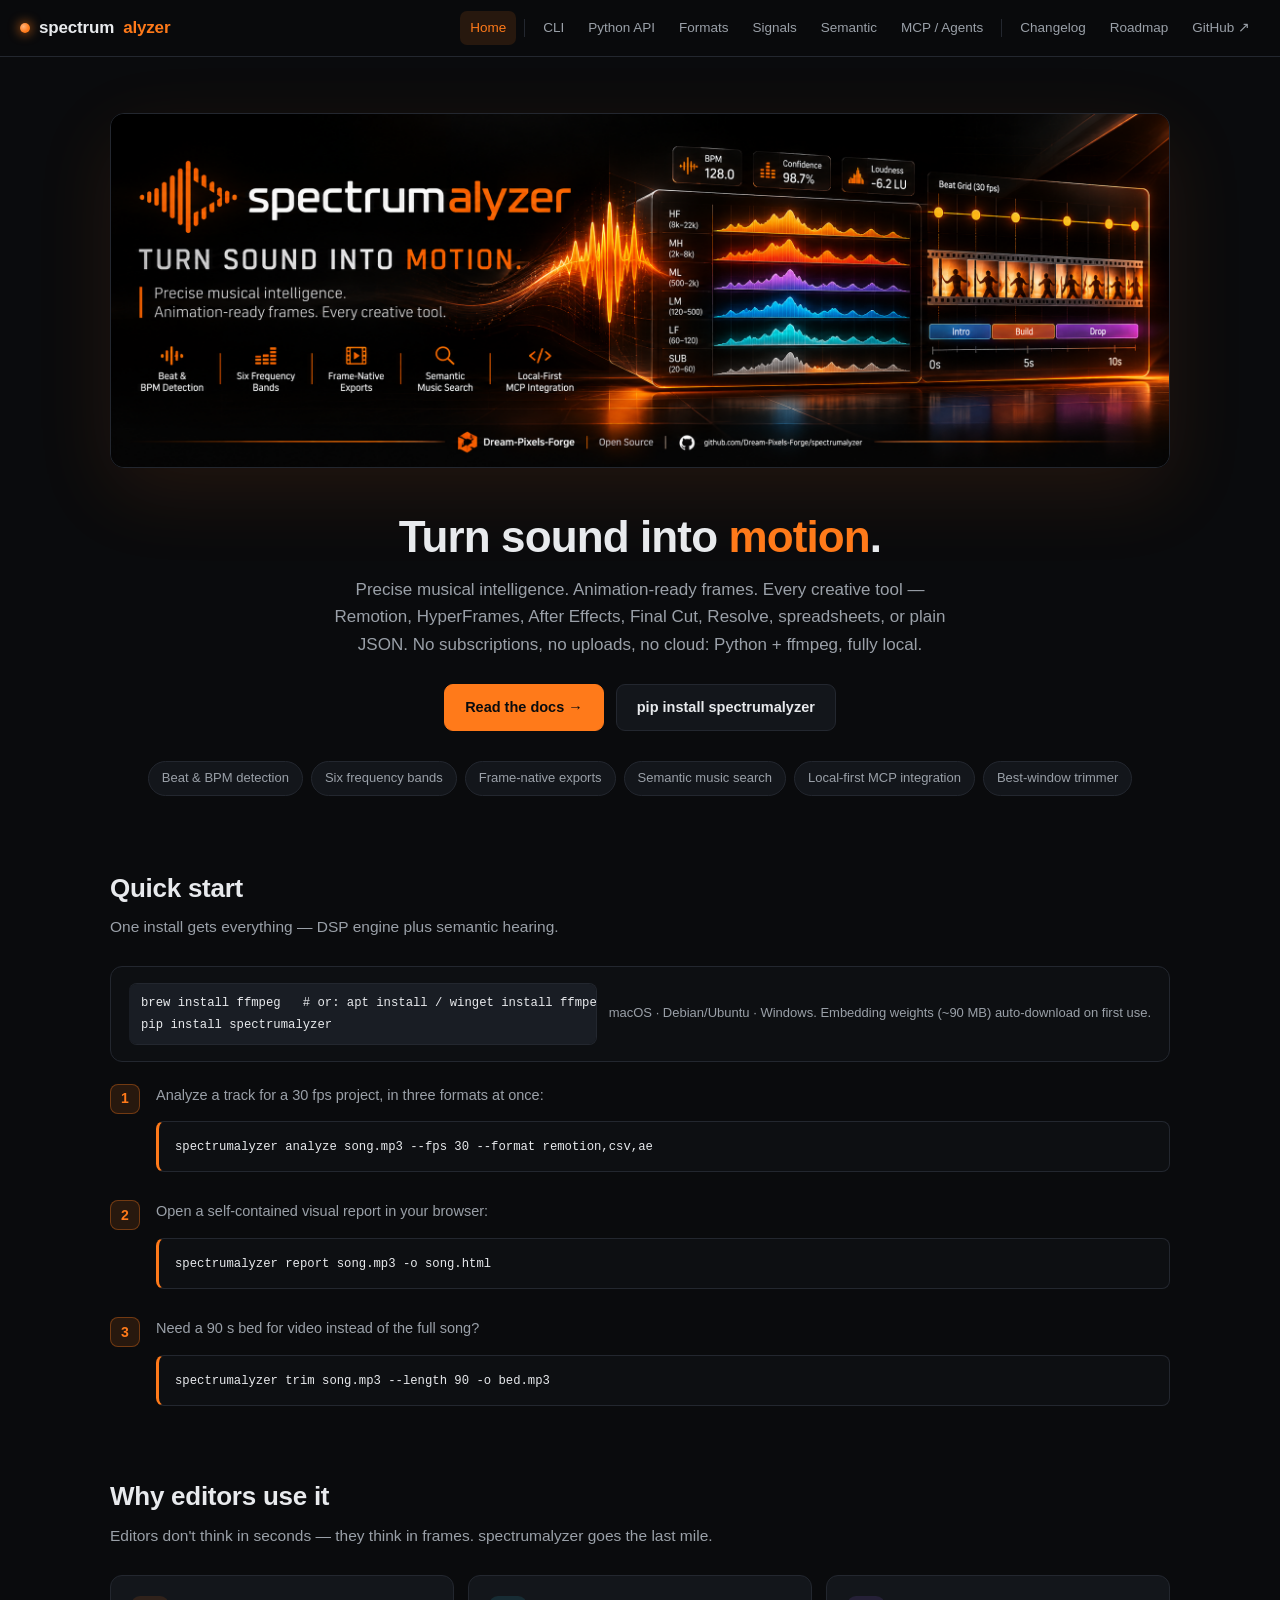
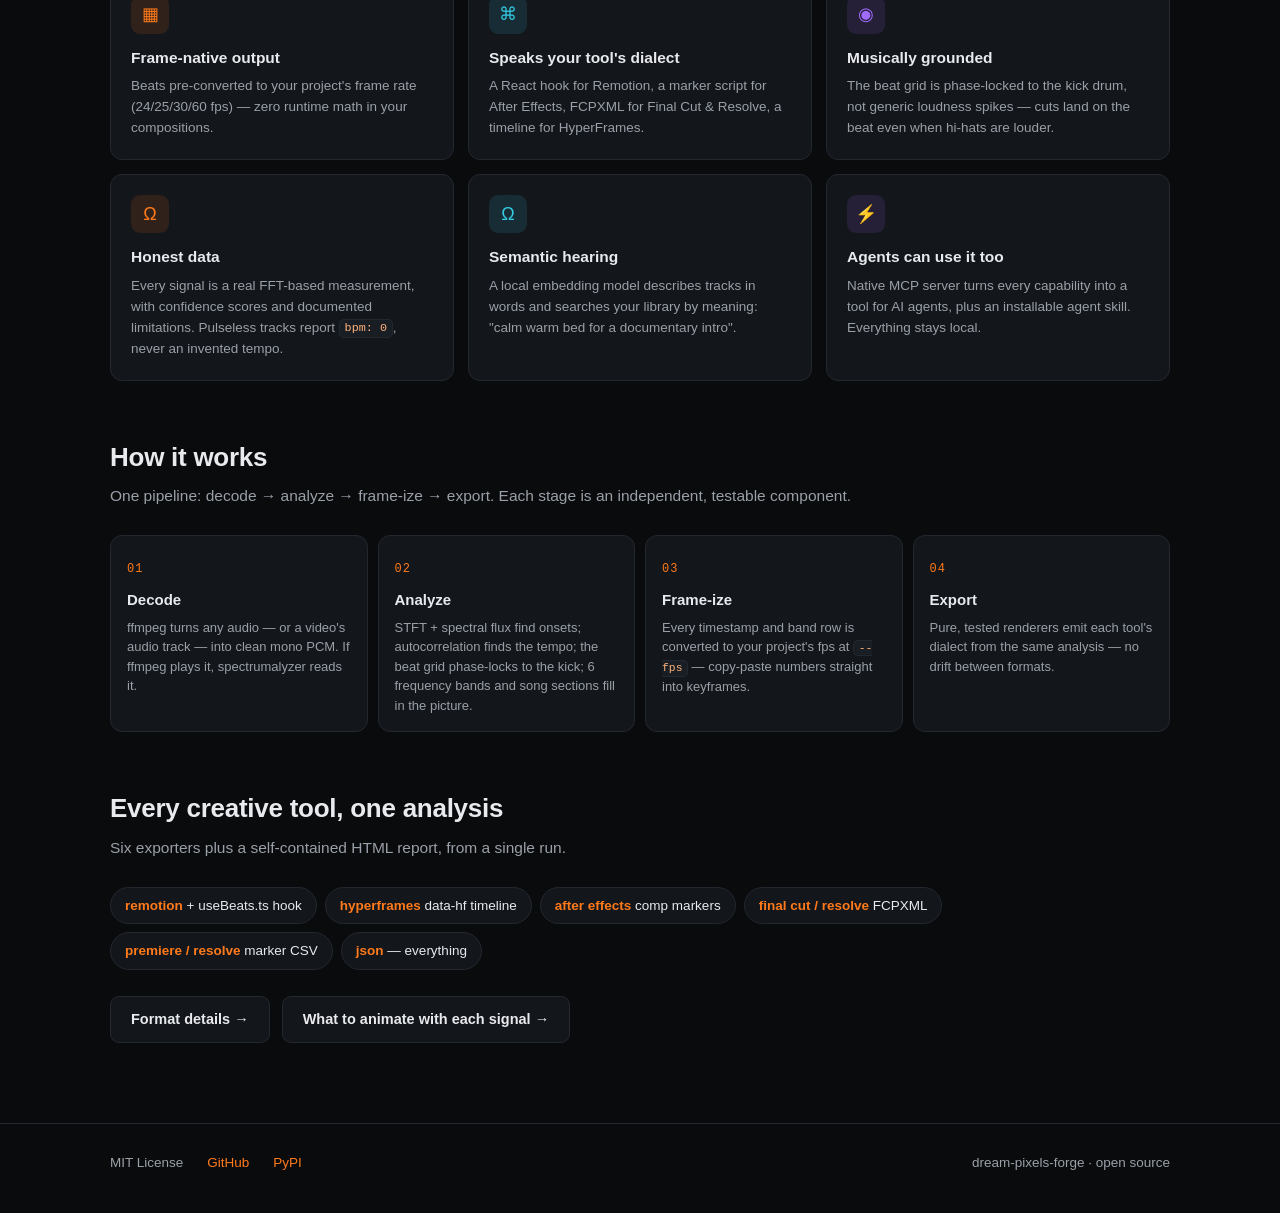
<file: docs/index.html>
<!doctype html>
<html lang="en">
<head>
  <meta charset="utf-8">
  <meta name="viewport" content="width=device-width, initial-scale=1">
  <title>spectrumalyzer — turn sound into motion</title>
  <meta name="description" content="spectrumalyzer turns any song into animation-ready data: beats, BPM, onsets, frequency bands, song sections and loudness, exported in the exact format your creative tool speaks — Remotion, HyperFrames, After Effects, Final Cut / Resolve, or JSON. Local-first.">
  <meta property="og:title" content="spectrumalyzer — turn sound into motion">
  <meta property="og:description" content="Precise musical intelligence. Animation-ready frames. Every creative tool.">
  <meta property="og:type" content="website">
  <meta property="og:image" content="/assets/banner.png">
  <link rel="icon" href="data:image/svg+xml,%3Csvg xmlns='http://www.w3.org/2000/svg' viewBox='0 0 32 32'%3E%3Crect width='32' height='32' rx='7' fill='%230a0b0d'/%3E%3Cpath d='M8 20c0-4 2-8 4-8s4 4 4 8-2 8-4 8-4-4-4-8zm8-6c0-2.5 1.5-5 3-5s3 2.5 3 5' stroke='%23ff7a1a' stroke-width='2.2' fill='none' stroke-linecap='round'/%3E%3C/svg%3E">
  <link rel="stylesheet" href="./site.css">
</head>
<body>

<nav class="nav">
  <div class="nav-inner">
    <a class="brand" href="./"><span class="logo-dot"></span>spectrum<b>alyzer</b></a>
    <div class="nav-links">
      <a class="active" href="./">Home</a>
      <span class="nav-sep"></span>
      <a href="./cli.html">CLI</a>
      <a href="./api.html">Python API</a>
      <a href="./formats.html">Formats</a>
      <a href="./signals.html">Signals</a>
      <a href="./semantic.html">Semantic</a>
      <a href="./mcp.html">MCP / Agents</a>
      <span class="nav-sep"></span>
      <a href="./changelog.html">Changelog</a>
      <a href="./roadmap.html">Roadmap</a>
      <a href="https://github.com/Dream-Pixels-Forge/spectrumalyzer" target="_blank" rel="noopener">GitHub&nbsp;↗</a>
    </div>
  </div>
</nav>

<header class="hero">
  <div class="wrap">
    <div class="hero-banner">
      <img src="./assets/banner.png" alt="spectrumalyzer — turn sound into motion. BPM, confidence and loudness readouts over a six-band spectrum, beat grid and section strip." loading="eager">
    </div>
    <div class="hero-tag">
      <h1>Turn sound into <em>motion</em>.</h1>
      <p>Precise musical intelligence. Animation-ready frames. Every creative tool — Remotion, HyperFrames, After Effects, Final Cut, Resolve, spreadsheets, or plain JSON. No subscriptions, no uploads, no cloud: Python + ffmpeg, fully local.</p>
      <div class="cta-row">
        <a class="btn primary" href="./cli.html">Read the docs →</a>
        <a class="btn" href="https://pypi.org/project/spectrumalyzer/" target="_blank" rel="noopener">pip install spectrumalyzer</a>
      </div>
      <div class="bands-row">
        <span class="badge"><span>Beat &amp; BPM detection</span></span>
        <span class="badge"><span>Six frequency bands</span></span>
        <span class="badge"><span>Frame-native exports</span></span>
        <span class="badge"><span>Semantic music search</span></span>
        <span class="badge"><span>Local-first MCP integration</span></span>
        <span class="badge"><span>Best-window trimmer</span></span>
      </div>
    </div>
  </div>
</header>

<section class="block">
  <div class="wrap">
    <h2 class="sec">Quick start</h2>
    <p class="sec-sub">One install gets everything — DSP engine plus semantic hearing.</p>

    <div class="install-strip">
      <pre><code>brew install ffmpeg   # or: apt install / winget install ffmpeg
pip install spectrumalyzer</code></pre>
      <span class="hint">macOS · Debian/Ubuntu · Windows. Embedding weights (~90 MB) auto-download on first use.</span>
    </div>

    <div class="quickstart">
      <div class="qs-step">
        <div class="qs-num">1</div>
        <div>
          <p>Analyze a track for a 30 fps project, in three formats at once:</p>
          <pre><code>spectrumalyzer analyze song.mp3 --fps 30 --format remotion,csv,ae</code></pre>
        </div>
      </div>
      <div class="qs-step">
        <div class="qs-num">2</div>
        <div>
          <p>Open a self-contained visual report in your browser:</p>
          <pre><code>spectrumalyzer report song.mp3 -o song.html</code></pre>
        </div>
      </div>
      <div class="qs-step">
        <div class="qs-num">3</div>
        <div>
          <p>Need a 90 s bed for video instead of the full song?</p>
          <pre><code>spectrumalyzer trim song.mp3 --length 90 -o bed.mp3</code></pre>
        </div>
      </div>
    </div>
  </div>
</section>

<section class="block">
  <div class="wrap">
    <h2 class="sec">Why editors use it</h2>
    <p class="sec-sub">Editors don't think in seconds — they think in frames. spectrumalyzer goes the last mile.</p>
    <div class="grid-3">
      <div class="card">
        <div class="ico o">▦</div>
        <h3>Frame-native output</h3>
        <p>Beats pre-converted to your project's frame rate (24/25/30/60 fps) — zero runtime math in your compositions.</p>
      </div>
      <div class="card">
        <div class="ico c">⌘</div>
        <h3>Speaks your tool's dialect</h3>
        <p>A React hook for Remotion, a marker script for After Effects, FCPXML for Final Cut &amp; Resolve, a timeline for HyperFrames.</p>
      </div>
      <div class="card">
        <div class="ico v">◉</div>
        <h3>Musically grounded</h3>
        <p>The beat grid is phase-locked to the kick drum, not generic loudness spikes — cuts land on the beat even when hi-hats are louder.</p>
      </div>
      <div class="card">
        <div class="ico o">Ω</div>
        <h3>Honest data</h3>
        <p>Every signal is a real FFT-based measurement, with confidence scores and documented limitations. Pulseless tracks report <code>bpm: 0</code>, never an invented tempo.</p>
      </div>
      <div class="card">
        <div class="ico c">Ω</div>
        <h3>Semantic hearing</h3>
        <p>A local embedding model describes tracks in words and searches your library by meaning: "calm warm bed for a documentary intro".</p>
      </div>
      <div class="card">
        <div class="ico v">⚡</div>
        <h3>Agents can use it too</h3>
        <p>Native MCP server turns every capability into a tool for AI agents, plus an installable agent skill. Everything stays local.</p>
      </div>
    </div>
  </div>
</section>

<section class="block">
  <div class="wrap">
    <h2 class="sec">How it works</h2>
    <p class="sec-sub">One pipeline: decode → analyze → frame-ize → export. Each stage is an independent, testable component.</p>
    <div class="pipeline">
      <div class="stage">
        <h3>Decode</h3>
        <p>ffmpeg turns any audio — or a video's audio track — into clean mono PCM. If ffmpeg plays it, spectrumalyzer reads it.</p>
      </div>
      <div class="stage">
        <h3>Analyze</h3>
        <p>STFT + spectral flux find onsets; autocorrelation finds the tempo; the beat grid phase-locks to the kick; 6 frequency bands and song sections fill in the picture.</p>
      </div>
      <div class="stage">
        <h3>Frame-ize</h3>
        <p>Every timestamp and band row is converted to your project's fps at <code>--fps</code> — copy-paste numbers straight into keyframes.</p>
      </div>
      <div class="stage">
        <h3>Export</h3>
        <p>Pure, tested renderers emit each tool's dialect from the same analysis — no drift between formats.</p>
      </div>
    </div>
  </div>
</section>

<section class="block">
  <div class="wrap">
    <h2 class="sec">Every creative tool, one analysis</h2>
    <p class="sec-sub">Six exporters plus a self-contained HTML report, from a single run.</p>
    <div class="chips">
      <span class="chip"><b>remotion</b> + useBeats.ts hook</span>
      <span class="chip"><b>hyperframes</b> data-hf timeline</span>
      <span class="chip"><b>after effects</b> comp markers</span>
      <span class="chip"><b>final cut / resolve</b> FCPXML</span>
      <span class="chip"><b>premiere / resolve</b> marker CSV</span>
      <span class="chip"><b>json</b> — everything</span>
    </div>
    <div style="margin-top:26px; display:flex; gap:12px; flex-wrap:wrap">
      <a class="btn" href="./formats.html">Format details →</a>
      <a class="btn" href="./signals.html">What to animate with each signal →</a>
    </div>
  </div>
</section>

<footer class="footer">
  <div class="wrap">
    <span>MIT License</span>
    <a href="https://github.com/Dream-Pixels-Forge/spectrumalyzer" target="_blank" rel="noopener">GitHub</a>
    <a href="https://pypi.org/project/spectrumalyzer/" target="_blank" rel="noopener">PyPI</a>
    <span class="spacer"></span>
    <span>dream-pixels-forge · open source</span>
  </div>
</footer>

</body>
</html>
</file>
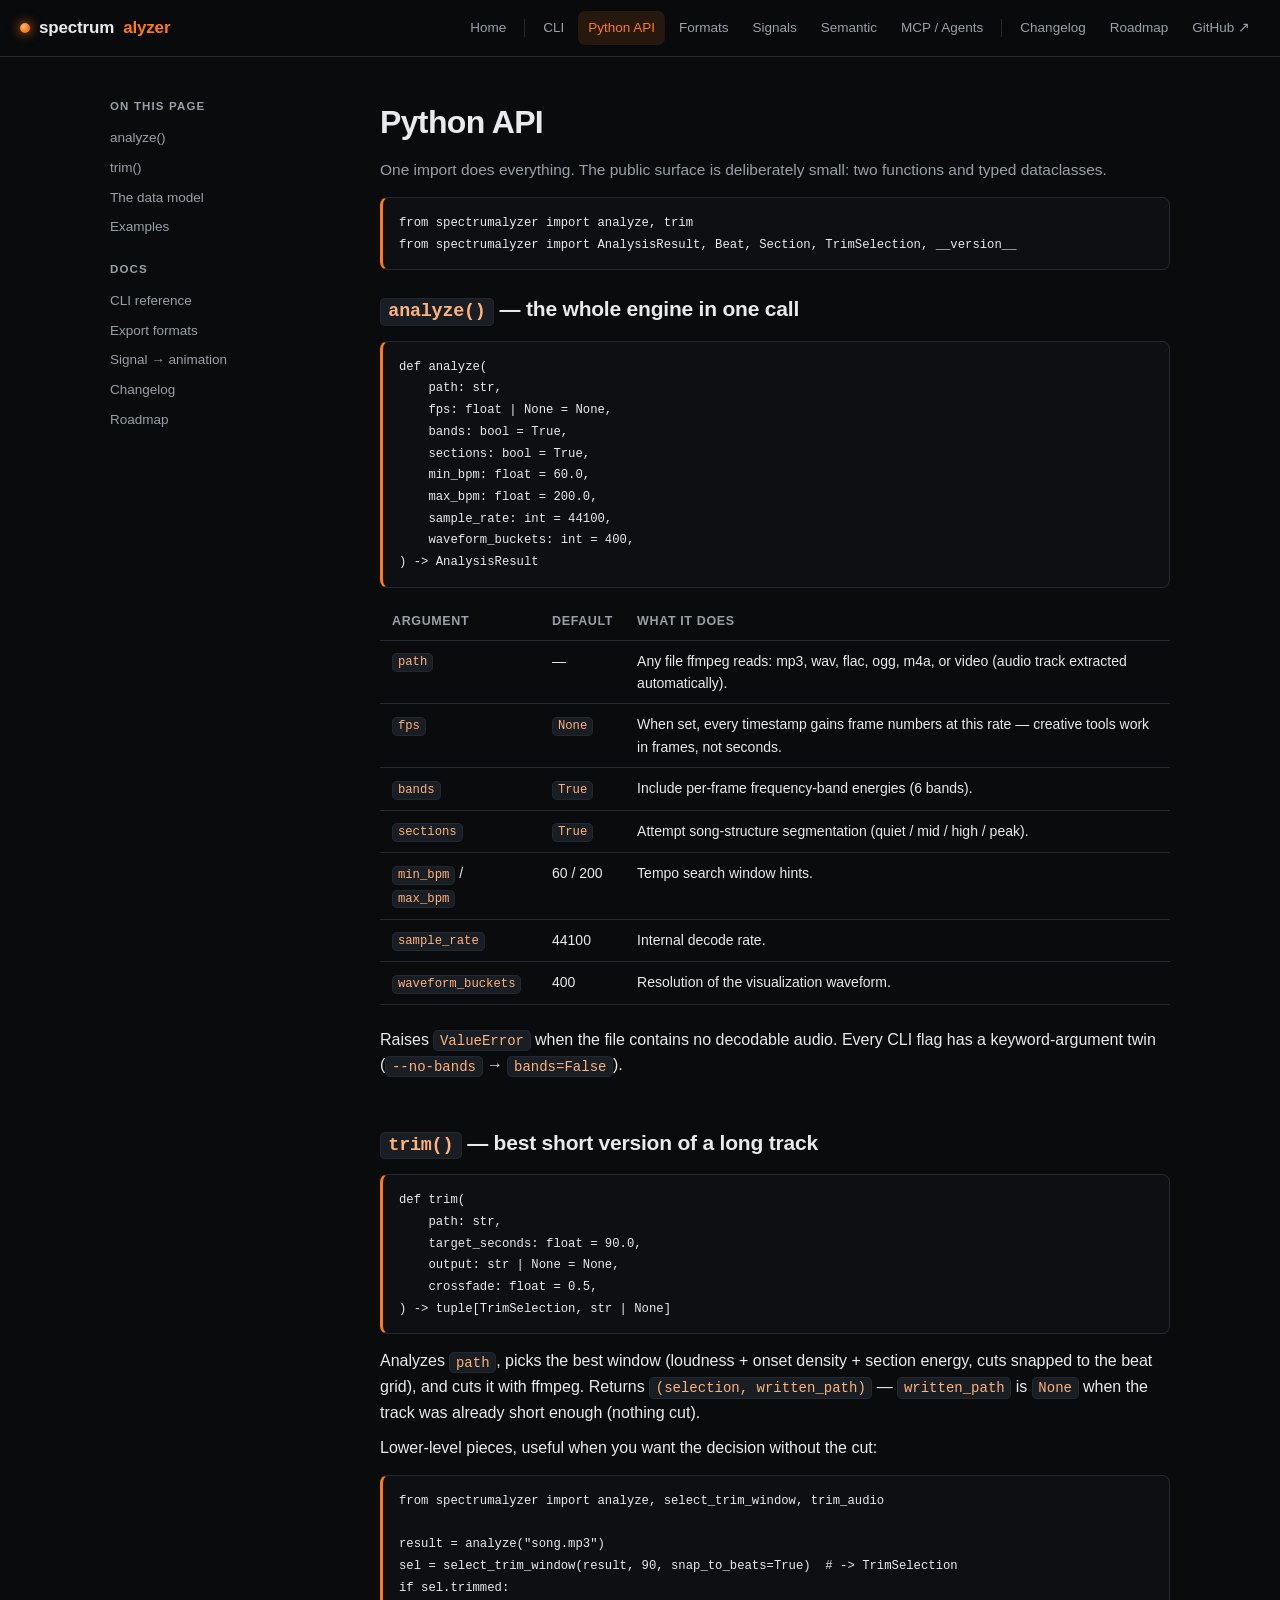
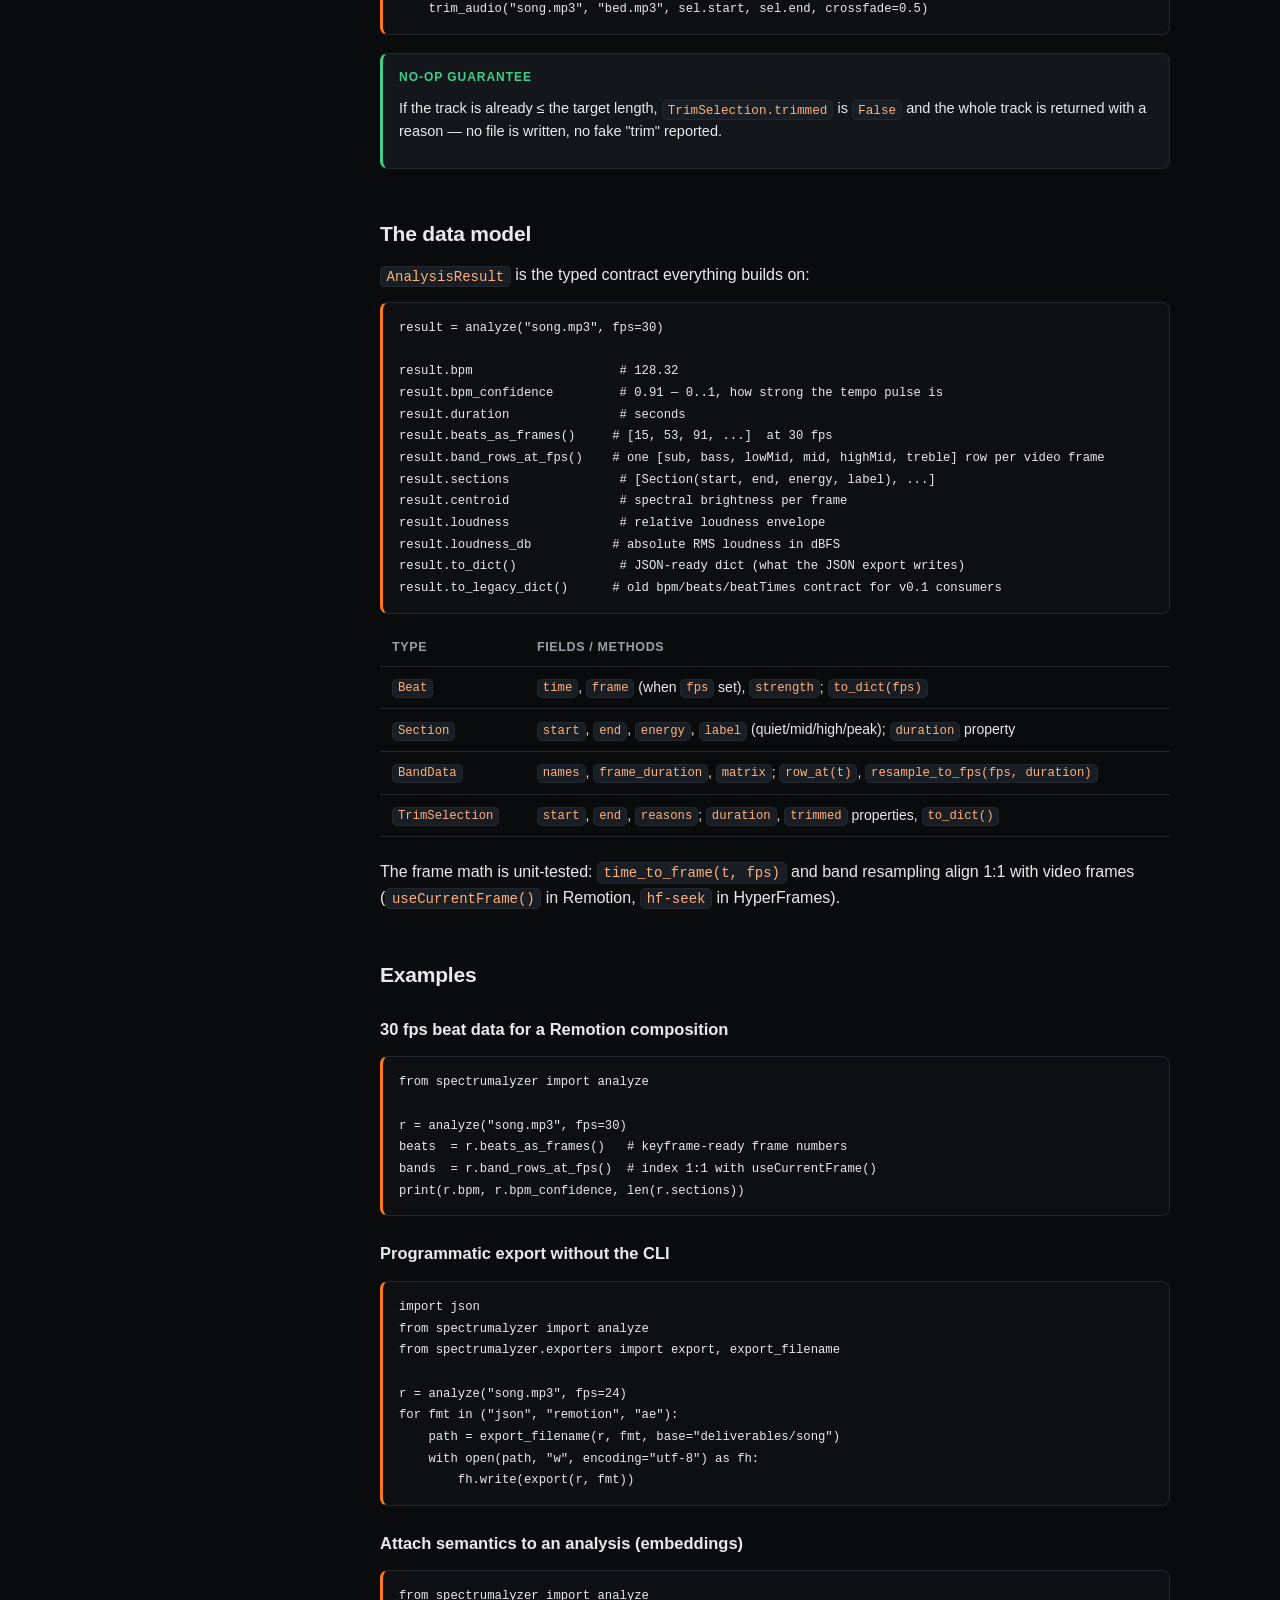
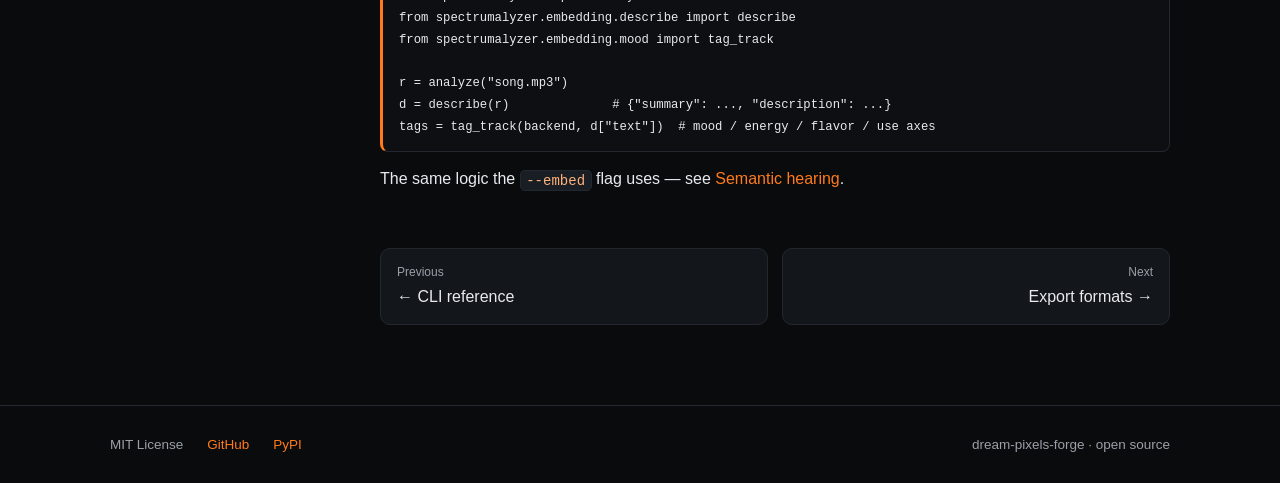
<file: docs/api.html>
<!doctype html>
<html lang="en">
<head>
  <meta charset="utf-8">
  <meta name="viewport" content="width=device-width, initial-scale=1">
  <title>Python API — spectrumalyzer</title>
  <meta name="description" content="spectrumalyzer Python API: analyze(), trim(), and the AnalysisResult data model for scripting audio-reactive workflows.">
  <link rel="icon" href="data:image/svg+xml,%3Csvg xmlns='http://www.w3.org/2000/svg' viewBox='0 0 32 32'%3E%3Crect width='32' height='32' rx='7' fill='%230a0b0d'/%3E%3Cpath d='M8 20c0-4 2-8 4-8s4 4 4 8-2 8-4 8-4-4-4-8zm8-6c0-2.5 1.5-5 3-5s3 2.5 3 5' stroke='%23ff7a1a' stroke-width='2.2' fill='none' stroke-linecap='round'/%3E%3C/svg%3E">
  <link rel="stylesheet" href="./site.css">
</head>
<body>

<nav class="nav">
  <div class="nav-inner">
    <a class="brand" href="./"><span class="logo-dot"></span>spectrum<b>alyzer</b></a>
    <div class="nav-links">
      <a href="./">Home</a>
      <span class="nav-sep"></span>
      <a href="./cli.html">CLI</a>
      <a class="active" href="./api.html">Python API</a>
      <a href="./formats.html">Formats</a>
      <a href="./signals.html">Signals</a>
      <a href="./semantic.html">Semantic</a>
      <a href="./mcp.html">MCP / Agents</a>
      <span class="nav-sep"></span>
      <a href="./changelog.html">Changelog</a>
      <a href="./roadmap.html">Roadmap</a>
      <a href="https://github.com/Dream-Pixels-Forge/spectrumalyzer" target="_blank" rel="noopener">GitHub&nbsp;↗</a>
    </div>
  </div>
</nav>

<main class="wrap">
  <div class="doc-layout">
    <aside class="doc-side">
      <h4>On this page</h4>
      <a href="#analyze-fn">analyze()</a>
      <a href="#trim-fn">trim()</a>
      <a href="#datamodel">The data model</a>
      <a href="#examples">Examples</a>
      <h4>Docs</h4>
      <a href="./cli.html">CLI reference</a>
      <a href="./formats.html">Export formats</a>
      <a href="./signals.html">Signal → animation</a>
      <a href="./changelog.html">Changelog</a>
      <a href="./roadmap.html">Roadmap</a>
    </aside>

    <article class="doc-content">
      <h1>Python API</h1>
      <p class="doc-sub">One import does everything. The public surface is deliberately small: two functions and typed dataclasses.</p>

      <pre><code>from spectrumalyzer import analyze, trim
from spectrumalyzer import AnalysisResult, Beat, Section, TrimSelection, __version__</code></pre>

      <h2 id="analyze-fn"><code>analyze()</code> — the whole engine in one call</h2>
      <pre><code>def analyze(
    path: str,
    fps: float | None = None,
    bands: bool = True,
    sections: bool = True,
    min_bpm: float = 60.0,
    max_bpm: float = 200.0,
    sample_rate: int = 44100,
    waveform_buckets: int = 400,
) -> AnalysisResult</code></pre>
      <table>
        <thead><tr><th>Argument</th><th>Default</th><th>What it does</th></tr></thead>
        <tbody>
          <tr><td><code>path</code></td><td>—</td><td>Any file ffmpeg reads: mp3, wav, flac, ogg, m4a, or video (audio track extracted automatically).</td></tr>
          <tr><td><code>fps</code></td><td><code>None</code></td><td>When set, every timestamp gains frame numbers at this rate — creative tools work in frames, not seconds.</td></tr>
          <tr><td><code>bands</code></td><td><code>True</code></td><td>Include per-frame frequency-band energies (6 bands).</td></tr>
          <tr><td><code>sections</code></td><td><code>True</code></td><td>Attempt song-structure segmentation (quiet / mid / high / peak).</td></tr>
          <tr><td><code>min_bpm</code> / <code>max_bpm</code></td><td>60 / 200</td><td>Tempo search window hints.</td></tr>
          <tr><td><code>sample_rate</code></td><td>44100</td><td>Internal decode rate.</td></tr>
          <tr><td><code>waveform_buckets</code></td><td>400</td><td>Resolution of the visualization waveform.</td></tr>
        </tbody>
      </table>
      <p>Raises <code>ValueError</code> when the file contains no decodable audio. Every CLI flag has a keyword-argument twin (<code>--no-bands</code> → <code>bands=False</code>).</p>

      <h2 id="trim-fn"><code>trim()</code> — best short version of a long track</h2>
      <pre><code>def trim(
    path: str,
    target_seconds: float = 90.0,
    output: str | None = None,
    crossfade: float = 0.5,
) -> tuple[TrimSelection, str | None]</code></pre>
      <p>Analyzes <code>path</code>, picks the best window (loudness + onset density + section energy, cuts snapped to the beat grid), and cuts it with ffmpeg. Returns <code>(selection, written_path)</code> — <code>written_path</code> is <code>None</code> when the track was already short enough (nothing cut).</p>
      <p>Lower-level pieces, useful when you want the decision without the cut:</p>
      <pre><code>from spectrumalyzer import analyze, select_trim_window, trim_audio

result = analyze("song.mp3")
sel = select_trim_window(result, 90, snap_to_beats=True)  # -> TrimSelection
if sel.trimmed:
    trim_audio("song.mp3", "bed.mp3", sel.start, sel.end, crossfade=0.5)</code></pre>
      <div class="callout tip"><div class="t">No-op guarantee</div>
      <p>If the track is already ≤ the target length, <code>TrimSelection.trimmed</code> is <code>False</code> and the whole track is returned with a reason — no file is written, no fake "trim" reported.</p></div>

      <h2 id="datamodel">The data model</h2>
      <p><code>AnalysisResult</code> is the typed contract everything builds on:</p>
      <pre><code>result = analyze("song.mp3", fps=30)

result.bpm                    # 128.32
result.bpm_confidence         # 0.91 — 0..1, how strong the tempo pulse is
result.duration               # seconds
result.beats_as_frames()     # [15, 53, 91, ...]  at 30 fps
result.band_rows_at_fps()    # one [sub, bass, lowMid, mid, highMid, treble] row per video frame
result.sections               # [Section(start, end, energy, label), ...]
result.centroid               # spectral brightness per frame
result.loudness               # relative loudness envelope
result.loudness_db           # absolute RMS loudness in dBFS
result.to_dict()              # JSON-ready dict (what the JSON export writes)
result.to_legacy_dict()      # old bpm/beats/beatTimes contract for v0.1 consumers</code></pre>
      <table>
        <thead><tr><th>Type</th><th>Fields / methods</th></tr></thead>
        <tbody>
          <tr><td><code>Beat</code></td><td><code>time</code>, <code>frame</code> (when <code>fps</code> set), <code>strength</code>; <code>to_dict(fps)</code></td></tr>
          <tr><td><code>Section</code></td><td><code>start</code>, <code>end</code>, <code>energy</code>, <code>label</code> (quiet/mid/high/peak); <code>duration</code> property</td></tr>
          <tr><td><code>BandData</code></td><td><code>names</code>, <code>frame_duration</code>, <code>matrix</code>; <code>row_at(t)</code>, <code>resample_to_fps(fps, duration)</code></td></tr>
          <tr><td><code>TrimSelection</code></td><td><code>start</code>, <code>end</code>, <code>reasons</code>; <code>duration</code>, <code>trimmed</code> properties, <code>to_dict()</code></td></tr>
        </tbody>
      </table>
      <p>The frame math is unit-tested: <code>time_to_frame(t, fps)</code> and band resampling align 1:1 with video frames (<code>useCurrentFrame()</code> in Remotion, <code>hf-seek</code> in HyperFrames).</p>

      <h2 id="examples">Examples</h2>
      <h3>30 fps beat data for a Remotion composition</h3>
      <pre><code>from spectrumalyzer import analyze

r = analyze("song.mp3", fps=30)
beats  = r.beats_as_frames()   # keyframe-ready frame numbers
bands  = r.band_rows_at_fps()  # index 1:1 with useCurrentFrame()
print(r.bpm, r.bpm_confidence, len(r.sections))</code></pre>
      <h3>Programmatic export without the CLI</h3>
      <pre><code>import json
from spectrumalyzer import analyze
from spectrumalyzer.exporters import export, export_filename

r = analyze("song.mp3", fps=24)
for fmt in ("json", "remotion", "ae"):
    path = export_filename(r, fmt, base="deliverables/song")
    with open(path, "w", encoding="utf-8") as fh:
        fh.write(export(r, fmt))</code></pre>
      <h3>Attach semantics to an analysis (embeddings)</h3>
      <pre><code>from spectrumalyzer import analyze
from spectrumalyzer.embedding.describe import describe
from spectrumalyzer.embedding.mood import tag_track

r = analyze("song.mp3")
d = describe(r)              # {"summary": ..., "description": ...}
tags = tag_track(backend, d["text"])  # mood / energy / flavor / use axes</code></pre>
      <p>The same logic the <code>--embed</code> flag uses — see <a href="./semantic.html">Semantic hearing</a>.</p>

      <div class="pager">
        <a href="./cli.html"><span class="lbl">Previous</span>← CLI reference</a>
        <a class="next" href="./formats.html"><span class="lbl">Next</span>Export formats →</a>
      </div>
    </article>
  </div>
</main>

<footer class="footer">
  <div class="wrap">
    <span>MIT License</span>
    <a href="https://github.com/Dream-Pixels-Forge/spectrumalyzer" target="_blank" rel="noopener">GitHub</a>
    <a href="https://pypi.org/project/spectrumalyzer/" target="_blank" rel="noopener">PyPI</a>
    <span class="spacer"></span>
    <span>dream-pixels-forge · open source</span>
  </div>
</footer>

</body>
</html>
</file>
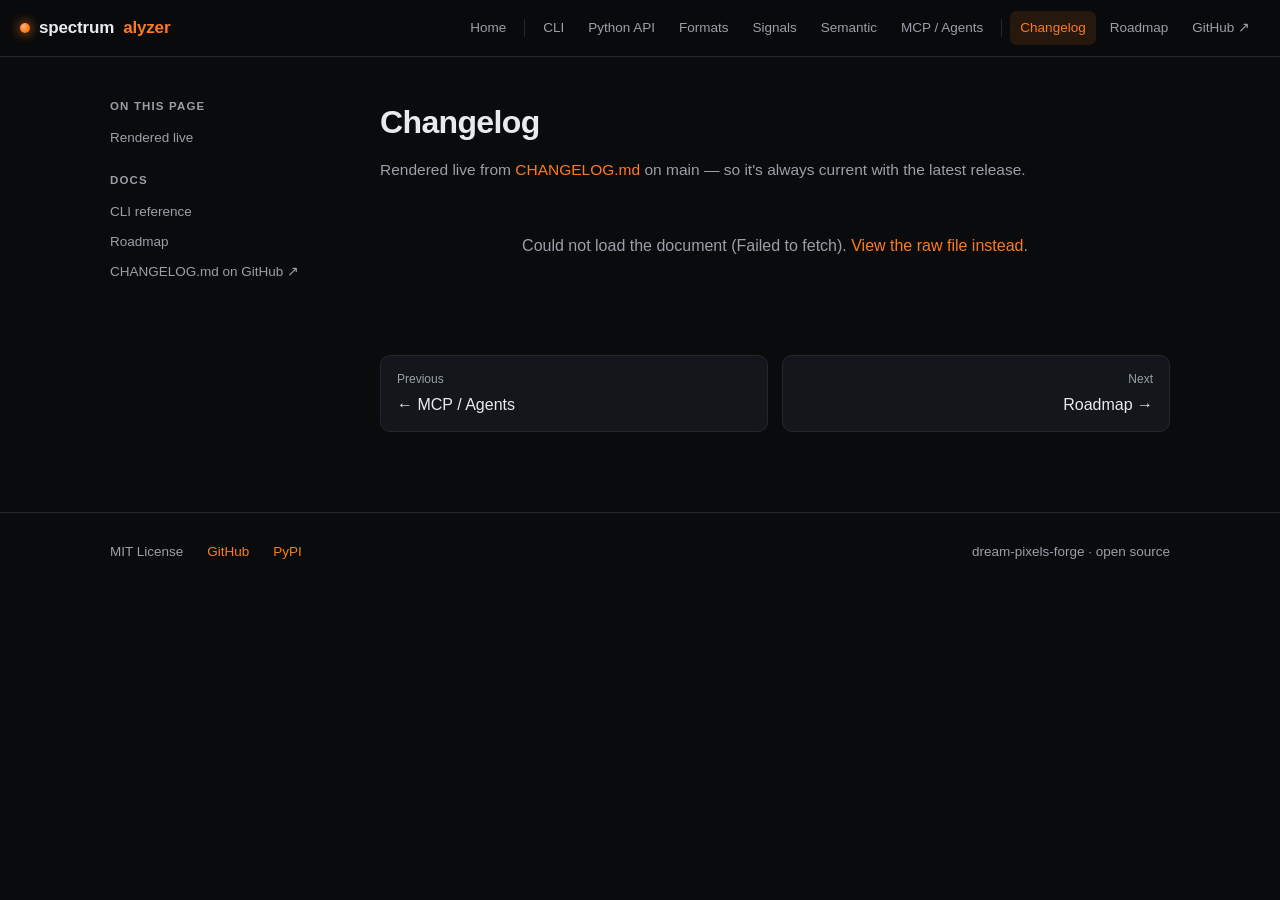
<file: docs/changelog.html>
<!doctype html>
<html lang="en">
<head>
  <meta charset="utf-8">
  <meta name="viewport" content="width=device-width, initial-scale=1">
  <title>Changelog — spectrumalyzer</title>
  <meta name="description" content="Every release of spectrumalyzer, from v0.1 to v0.6 — rendered live from CHANGELOG.md.">
  <link rel="icon" href="data:image/svg+xml,%3Csvg xmlns='http://www.w3.org/2000/svg' viewBox='0 0 32 32'%3E%3Crect width='32' height='32' rx='7' fill='%230a0b0d'/%3E%3Cpath d='M8 20c0-4 2-8 4-8s4 4 4 8-2 8-4 8-4-4-4-8zm8-6c0-2.5 1.5-5 3-5s3 2.5 3 5' stroke='%23ff7a1a' stroke-width='2.2' fill='none' stroke-linecap='round'/%3E%3C/svg%3E">
  <link rel="stylesheet" href="./site.css">
</head>
<body>

<nav class="nav">
  <div class="nav-inner">
    <a class="brand" href="./"><span class="logo-dot"></span>spectrum<b>alyzer</b></a>
    <div class="nav-links">
      <a href="./">Home</a>
      <span class="nav-sep"></span>
      <a href="./cli.html">CLI</a>
      <a href="./api.html">Python API</a>
      <a href="./formats.html">Formats</a>
      <a href="./signals.html">Signals</a>
      <a href="./semantic.html">Semantic</a>
      <a href="./mcp.html">MCP / Agents</a>
      <span class="nav-sep"></span>
      <a class="active" href="./changelog.html">Changelog</a>
      <a href="./roadmap.html">Roadmap</a>
      <a href="https://github.com/Dream-Pixels-Forge/spectrumalyzer" target="_blank" rel="noopener">GitHub&nbsp;↗</a>
    </div>
  </div>
</nav>

<main class="wrap">
  <div class="doc-layout">
    <aside class="doc-side">
      <h4>On this page</h4>
      <a href="#changelog">Rendered live</a>
      <h4>Docs</h4>
      <a href="./cli.html">CLI reference</a>
      <a href="./roadmap.html">Roadmap</a>
      <a href="https://github.com/Dream-Pixels-Forge/spectrumalyzer/blob/main/CHANGELOG.md" target="_blank" rel="noopener">CHANGELOG.md on GitHub ↗</a>
    </aside>

    <article class="doc-content">
      <h1>Changelog</h1>
      <p class="doc-sub" id="changelog">Rendered live from <a href="https://raw.githubusercontent.com/Dream-Pixels-Forge/spectrumalyzer/main/CHANGELOG.md">CHANGELOG.md</a> on main — so it's always current with the latest release.</p>

      <div class="md" data-src="https://raw.githubusercontent.com/Dream-Pixels-Forge/spectrumalyzer/main/CHANGELOG.md"></div>

      <div class="pager">
        <a href="./mcp.html"><span class="lbl">Previous</span>← MCP / Agents</a>
        <a class="next" href="./roadmap.html"><span class="lbl">Next</span>Roadmap →</a>
      </div>
    </article>
  </div>
</main>

<footer class="footer">
  <div class="wrap">
    <span>MIT License</span>
    <a href="https://github.com/Dream-Pixels-Forge/spectrumalyzer" target="_blank" rel="noopener">GitHub</a>
    <a href="https://pypi.org/project/spectrumalyzer/" target="_blank" rel="noopener">PyPI</a>
    <span class="spacer"></span>
    <span>dream-pixels-forge · open source</span>
  </div>
</footer>

<script src="./md.js"></script>
</body>
</html>
</file>
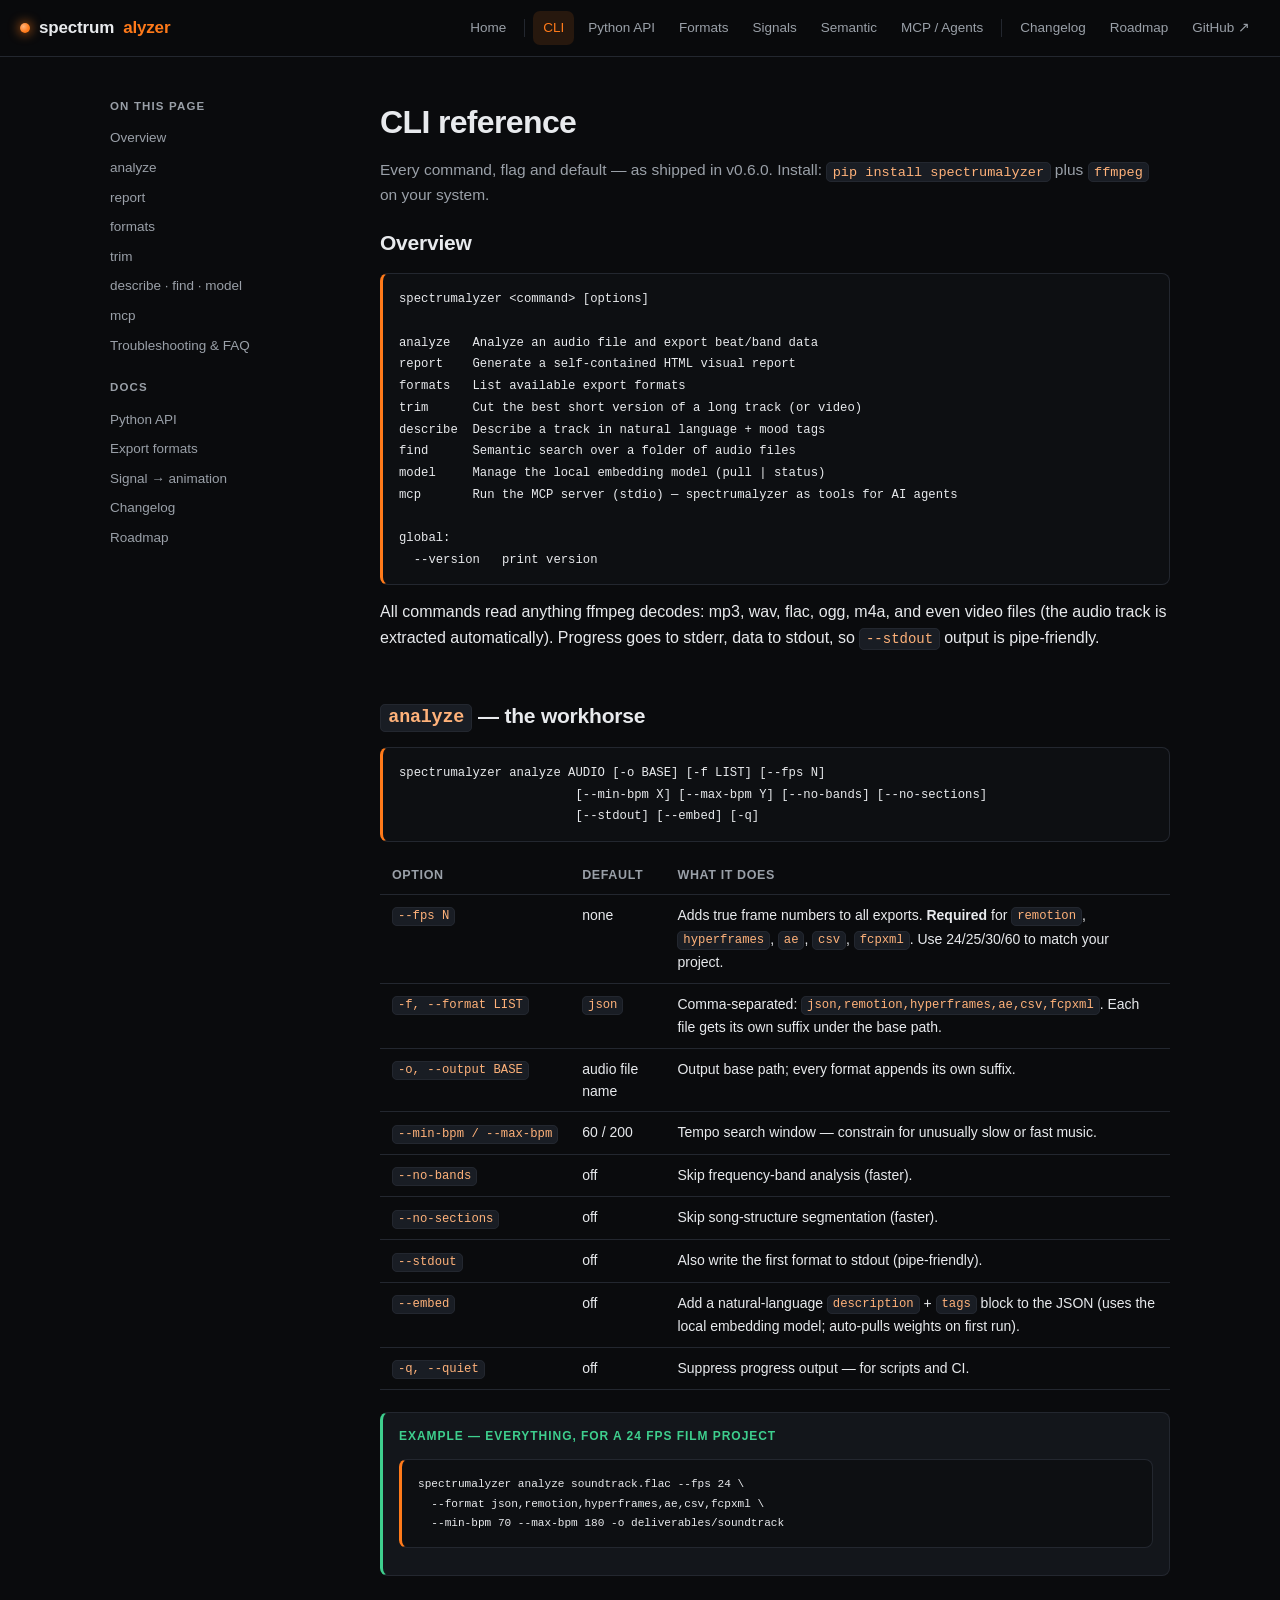
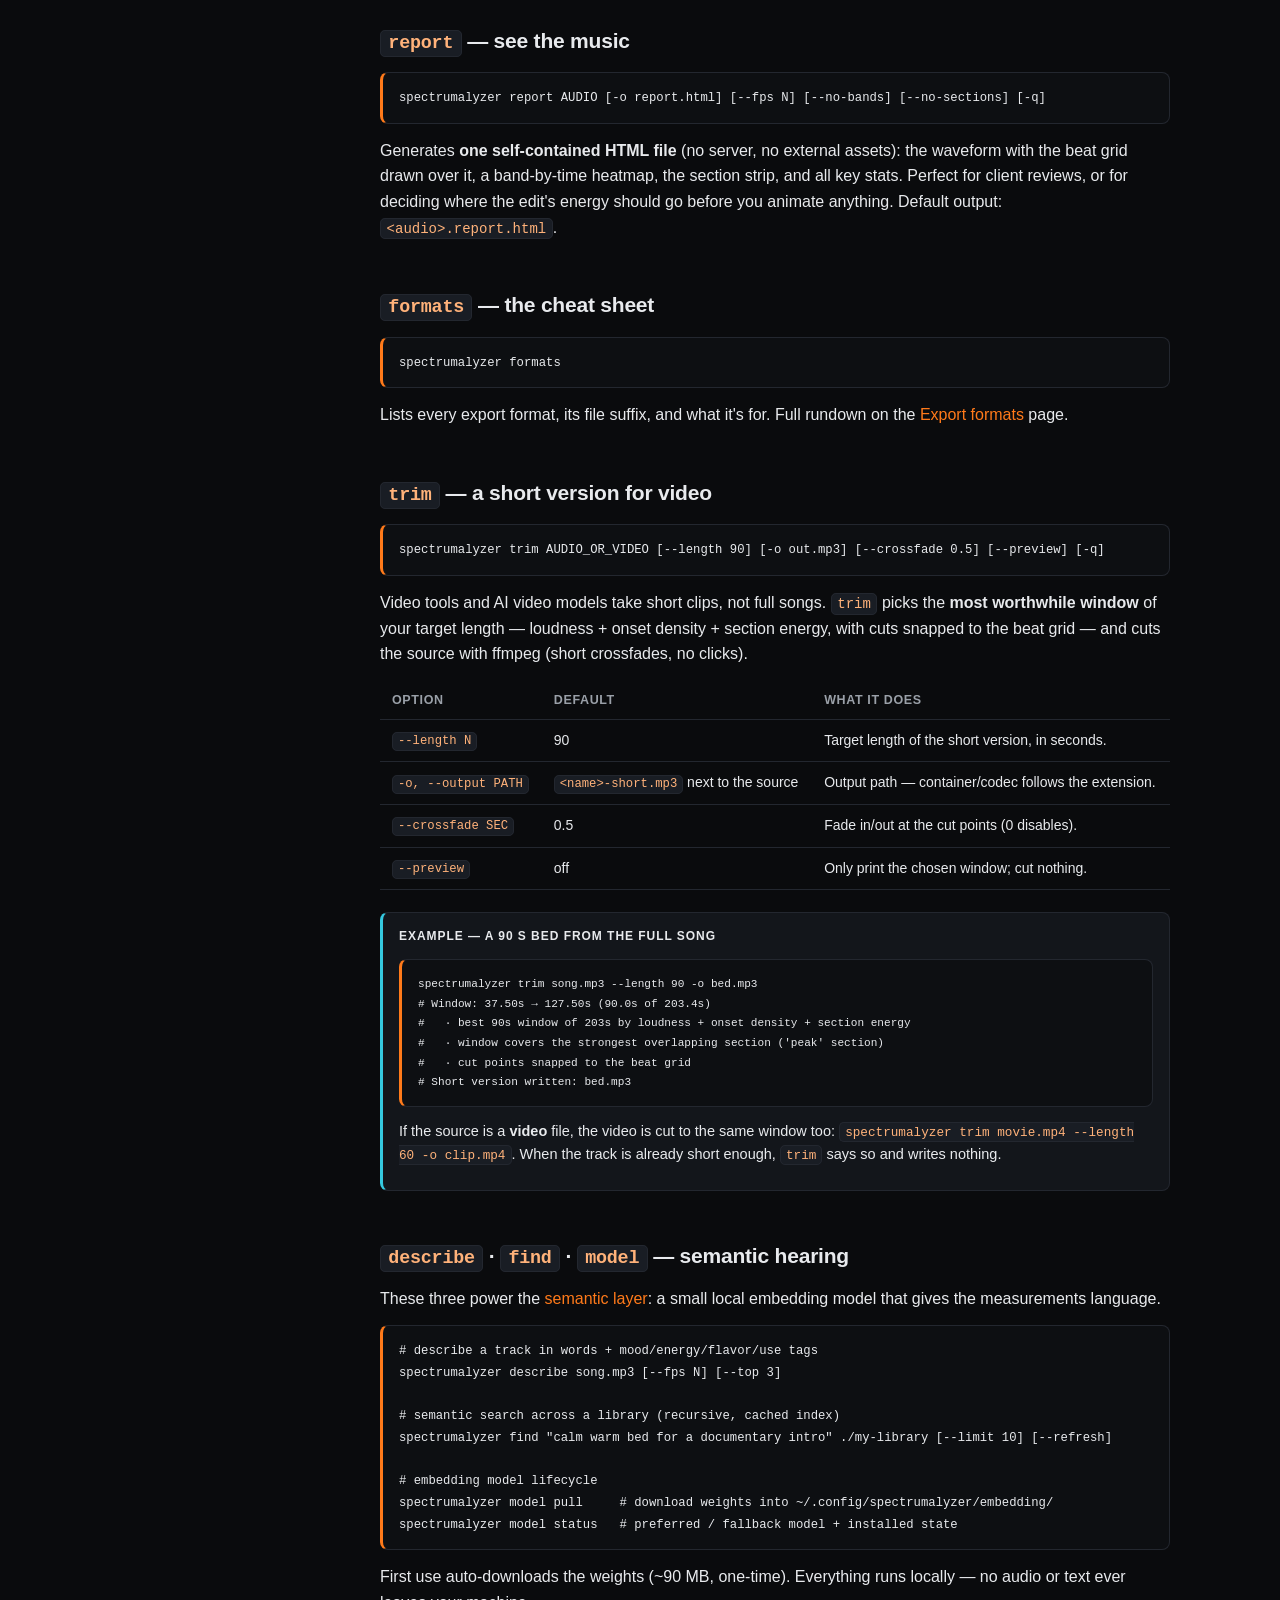
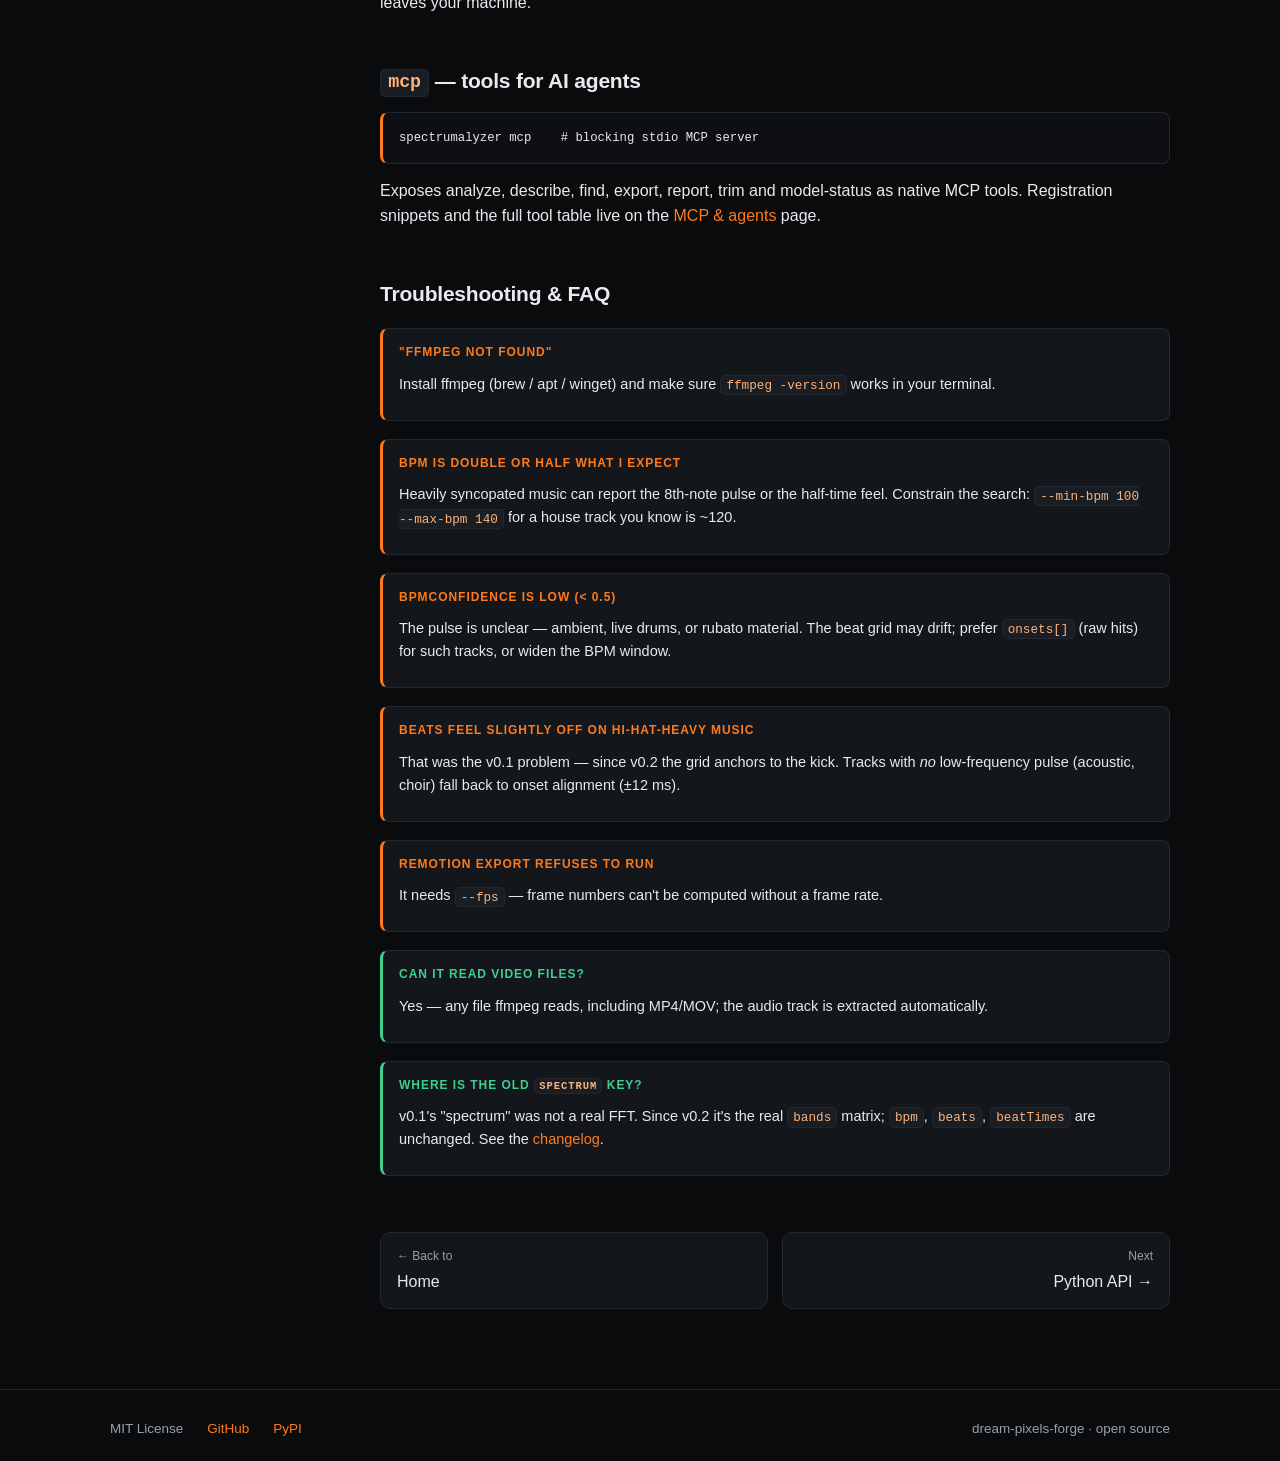
<file: docs/cli.html>
<!doctype html>
<html lang="en">
<head>
  <meta charset="utf-8">
  <meta name="viewport" content="width=device-width, initial-scale=1">
  <title>CLI reference — spectrumalyzer</title>
  <meta name="description" content="Full command reference for the spectrumalyzer CLI: analyze, report, formats, trim, describe, find, model and mcp.">
  <link rel="icon" href="data:image/svg+xml,%3Csvg xmlns='http://www.w3.org/2000/svg' viewBox='0 0 32 32'%3E%3Crect width='32' height='32' rx='7' fill='%230a0b0d'/%3E%3Cpath d='M8 20c0-4 2-8 4-8s4 4 4 8-2 8-4 8-4-4-4-8zm8-6c0-2.5 1.5-5 3-5s3 2.5 3 5' stroke='%23ff7a1a' stroke-width='2.2' fill='none' stroke-linecap='round'/%3E%3C/svg%3E">
  <link rel="stylesheet" href="./site.css">
</head>
<body>

<nav class="nav">
  <div class="nav-inner">
    <a class="brand" href="./"><span class="logo-dot"></span>spectrum<b>alyzer</b></a>
    <div class="nav-links">
      <a href="./">Home</a>
      <span class="nav-sep"></span>
      <a class="active" href="./cli.html">CLI</a>
      <a href="./api.html">Python API</a>
      <a href="./formats.html">Formats</a>
      <a href="./signals.html">Signals</a>
      <a href="./semantic.html">Semantic</a>
      <a href="./mcp.html">MCP / Agents</a>
      <span class="nav-sep"></span>
      <a href="./changelog.html">Changelog</a>
      <a href="./roadmap.html">Roadmap</a>
      <a href="https://github.com/Dream-Pixels-Forge/spectrumalyzer" target="_blank" rel="noopener">GitHub&nbsp;↗</a>
    </div>
  </div>
</nav>

<main class="wrap">
  <div class="doc-layout">
    <aside class="doc-side">
      <h4>On this page</h4>
      <a href="#overview">Overview</a>
      <a href="#analyze">analyze</a>
      <a href="#report">report</a>
      <a href="#formats">formats</a>
      <a href="#trim">trim</a>
      <a href="#semantic-cmds">describe · find · model</a>
      <a href="#mcp">mcp</a>
      <a href="#faq">Troubleshooting &amp; FAQ</a>
      <h4>Docs</h4>
      <a href="./api.html">Python API</a>
      <a href="./formats.html">Export formats</a>
      <a href="./signals.html">Signal → animation</a>
      <a href="./changelog.html">Changelog</a>
      <a href="./roadmap.html">Roadmap</a>
    </aside>

    <article class="doc-content">
      <h1>CLI reference</h1>
      <p class="doc-sub">Every command, flag and default — as shipped in v0.6.0. Install: <code>pip install spectrumalyzer</code> plus <code>ffmpeg</code> on your system.</p>

      <h2 id="overview">Overview</h2>
      <pre><code>spectrumalyzer &lt;command&gt; [options]

analyze   Analyze an audio file and export beat/band data
report    Generate a self-contained HTML visual report
formats   List available export formats
trim      Cut the best short version of a long track (or video)
describe  Describe a track in natural language + mood tags
find      Semantic search over a folder of audio files
model     Manage the local embedding model (pull | status)
mcp       Run the MCP server (stdio) — spectrumalyzer as tools for AI agents

global:
  --version   print version</code></pre>
      <p>All commands read anything ffmpeg decodes: mp3, wav, flac, ogg, m4a, and even video files (the audio track is extracted automatically). Progress goes to stderr, data to stdout, so <code>--stdout</code> output is pipe-friendly.</p>

      <h2 id="analyze"><code>analyze</code> — the workhorse</h2>
      <pre><code>spectrumalyzer analyze AUDIO [-o BASE] [-f LIST] [--fps N]
                        [--min-bpm X] [--max-bpm Y] [--no-bands] [--no-sections]
                        [--stdout] [--embed] [-q]</code></pre>
      <table>
        <thead><tr><th>Option</th><th>Default</th><th>What it does</th></tr></thead>
        <tbody>
          <tr><td><code>--fps N</code></td><td>none</td><td>Adds true frame numbers to all exports. <b>Required</b> for <code>remotion</code>, <code>hyperframes</code>, <code>ae</code>, <code>csv</code>, <code>fcpxml</code>. Use 24/25/30/60 to match your project.</td></tr>
          <tr><td><code>-f, --format LIST</code></td><td><code>json</code></td><td>Comma-separated: <code>json,remotion,hyperframes,ae,csv,fcpxml</code>. Each file gets its own suffix under the base path.</td></tr>
          <tr><td><code>-o, --output BASE</code></td><td>audio file name</td><td>Output base path; every format appends its own suffix.</td></tr>
          <tr><td><code>--min-bpm / --max-bpm</code></td><td>60 / 200</td><td>Tempo search window — constrain for unusually slow or fast music.</td></tr>
          <tr><td><code>--no-bands</code></td><td>off</td><td>Skip frequency-band analysis (faster).</td></tr>
          <tr><td><code>--no-sections</code></td><td>off</td><td>Skip song-structure segmentation (faster).</td></tr>
          <tr><td><code>--stdout</code></td><td>off</td><td>Also write the first format to stdout (pipe-friendly).</td></tr>
          <tr><td><code>--embed</code></td><td>off</td><td>Add a natural-language <code>description</code> + <code>tags</code> block to the JSON (uses the local embedding model; auto-pulls weights on first run).</td></tr>
          <tr><td><code>-q, --quiet</code></td><td>off</td><td>Suppress progress output — for scripts and CI.</td></tr>
        </tbody>
      </table>
      <div class="callout tip"><div class="t">Example — everything, for a 24 fps film project</div>
      <pre><code>spectrumalyzer analyze soundtrack.flac --fps 24 \
  --format json,remotion,hyperframes,ae,csv,fcpxml \
  --min-bpm 70 --max-bpm 180 -o deliverables/soundtrack</code></pre></div>

      <h2 id="report"><code>report</code> — see the music</h2>
      <pre><code>spectrumalyzer report AUDIO [-o report.html] [--fps N] [--no-bands] [--no-sections] [-q]</code></pre>
      <p>Generates <b>one self-contained HTML file</b> (no server, no external assets): the waveform with the beat grid drawn over it, a band-by-time heatmap, the section strip, and all key stats. Perfect for client reviews, or for deciding where the edit's energy should go before you animate anything. Default output: <code>&lt;audio&gt;.report.html</code>.</p>

      <h2 id="formats"><code>formats</code> — the cheat sheet</h2>
      <pre><code>spectrumalyzer formats</code></pre>
      <p>Lists every export format, its file suffix, and what it's for. Full rundown on the <a href="./formats.html">Export formats</a> page.</p>

      <h2 id="trim"><code>trim</code> — a short version for video</h2>
      <pre><code>spectrumalyzer trim AUDIO_OR_VIDEO [--length 90] [-o out.mp3] [--crossfade 0.5] [--preview] [-q]</code></pre>
      <p>Video tools and AI video models take short clips, not full songs. <code>trim</code> picks the <b>most worthwhile window</b> of your target length — loudness + onset density + section energy, with cuts snapped to the beat grid — and cuts the source with ffmpeg (short crossfades, no clicks).</p>
      <table>
        <thead><tr><th>Option</th><th>Default</th><th>What it does</th></tr></thead>
        <tbody>
          <tr><td><code>--length N</code></td><td>90</td><td>Target length of the short version, in seconds.</td></tr>
          <tr><td><code>-o, --output PATH</code></td><td><code>&lt;name&gt;-short.mp3</code> next to the source</td><td>Output path — container/codec follows the extension.</td></tr>
          <tr><td><code>--crossfade SEC</code></td><td>0.5</td><td>Fade in/out at the cut points (0 disables).</td></tr>
          <tr><td><code>--preview</code></td><td>off</td><td>Only print the chosen window; cut nothing.</td></tr>
        </tbody>
      </table>
      <div class="callout"><div class="t">Example — a 90 s bed from the full song</div>
      <pre><code>spectrumalyzer trim song.mp3 --length 90 -o bed.mp3
# Window: 37.50s → 127.50s (90.0s of 203.4s)
#   · best 90s window of 203s by loudness + onset density + section energy
#   · window covers the strongest overlapping section ('peak' section)
#   · cut points snapped to the beat grid
# Short version written: bed.mp3</code></pre>
      <p>If the source is a <b>video</b> file, the video is cut to the same window too: <code>spectrumalyzer trim movie.mp4 --length 60 -o clip.mp4</code>. When the track is already short enough, <code>trim</code> says so and writes nothing.</p></div>

      <h2 id="semantic-cmds"><code>describe</code> · <code>find</code> · <code>model</code> — semantic hearing</h2>
      <p>These three power the <a href="./semantic.html">semantic layer</a>: a small local embedding model that gives the measurements language.</p>
      <pre><code># describe a track in words + mood/energy/flavor/use tags
spectrumalyzer describe song.mp3 [--fps N] [--top 3]

# semantic search across a library (recursive, cached index)
spectrumalyzer find "calm warm bed for a documentary intro" ./my-library [--limit 10] [--refresh]

# embedding model lifecycle
spectrumalyzer model pull     # download weights into ~/.config/spectrumalyzer/embedding/
spectrumalyzer model status   # preferred / fallback model + installed state</code></pre>
      <p>First use auto-downloads the weights (~90 MB, one-time). Everything runs locally — no audio or text ever leaves your machine.</p>

      <h2 id="mcp"><code>mcp</code> — tools for AI agents</h2>
      <pre><code>spectrumalyzer mcp    # blocking stdio MCP server</code></pre>
      <p>Exposes analyze, describe, find, export, report, trim and model-status as native MCP tools. Registration snippets and the full tool table live on the <a href="./mcp.html">MCP &amp; agents</a> page.</p>

      <h2 id="faq">Troubleshooting &amp; FAQ</h2>
      <div class="callout warn"><div class="t">"ffmpeg not found"</div>
      <p>Install ffmpeg (brew / apt / winget) and make sure <code>ffmpeg -version</code> works in your terminal.</p></div>
      <div class="callout warn"><div class="t">BPM is double or half what I expect</div>
      <p>Heavily syncopated music can report the 8th-note pulse or the half-time feel. Constrain the search: <code>--min-bpm 100 --max-bpm 140</code> for a house track you know is ~120.</p></div>
      <div class="callout warn"><div class="t">bpmConfidence is low (&lt; 0.5)</div>
      <p>The pulse is unclear — ambient, live drums, or rubato material. The beat grid may drift; prefer <code>onsets[]</code> (raw hits) for such tracks, or widen the BPM window.</p></div>
      <div class="callout warn"><div class="t">Beats feel slightly off on hi-hat-heavy music</div>
      <p>That was the v0.1 problem — since v0.2 the grid anchors to the kick. Tracks with <i>no</i> low-frequency pulse (acoustic, choir) fall back to onset alignment (±12 ms).</p></div>
      <div class="callout warn"><div class="t">Remotion export refuses to run</div>
      <p>It needs <code>--fps</code> — frame numbers can't be computed without a frame rate.</p></div>
      <div class="callout tip"><div class="t">Can it read video files?</div>
      <p>Yes — any file ffmpeg reads, including MP4/MOV; the audio track is extracted automatically.</p></div>
      <div class="callout tip"><div class="t">Where is the old <code>spectrum</code> key?</div>
      <p>v0.1's "spectrum" was not a real FFT. Since v0.2 it's the real <code>bands</code> matrix; <code>bpm</code>, <code>beats</code>, <code>beatTimes</code> are unchanged. See the <a href="./changelog.html">changelog</a>.</p></div>

      <div class="pager">
        <a href="./index.html"><span class="lbl">← Back to</span>Home</a>
        <a class="next" href="./api.html"><span class="lbl">Next</span>Python API →</a>
      </div>
    </article>
  </div>
</main>

<footer class="footer">
  <div class="wrap">
    <span>MIT License</span>
    <a href="https://github.com/Dream-Pixels-Forge/spectrumalyzer" target="_blank" rel="noopener">GitHub</a>
    <a href="https://pypi.org/project/spectrumalyzer/" target="_blank" rel="noopener">PyPI</a>
    <span class="spacer"></span>
    <span>dream-pixels-forge · open source</span>
  </div>
</footer>

</body>
</html>
</file>
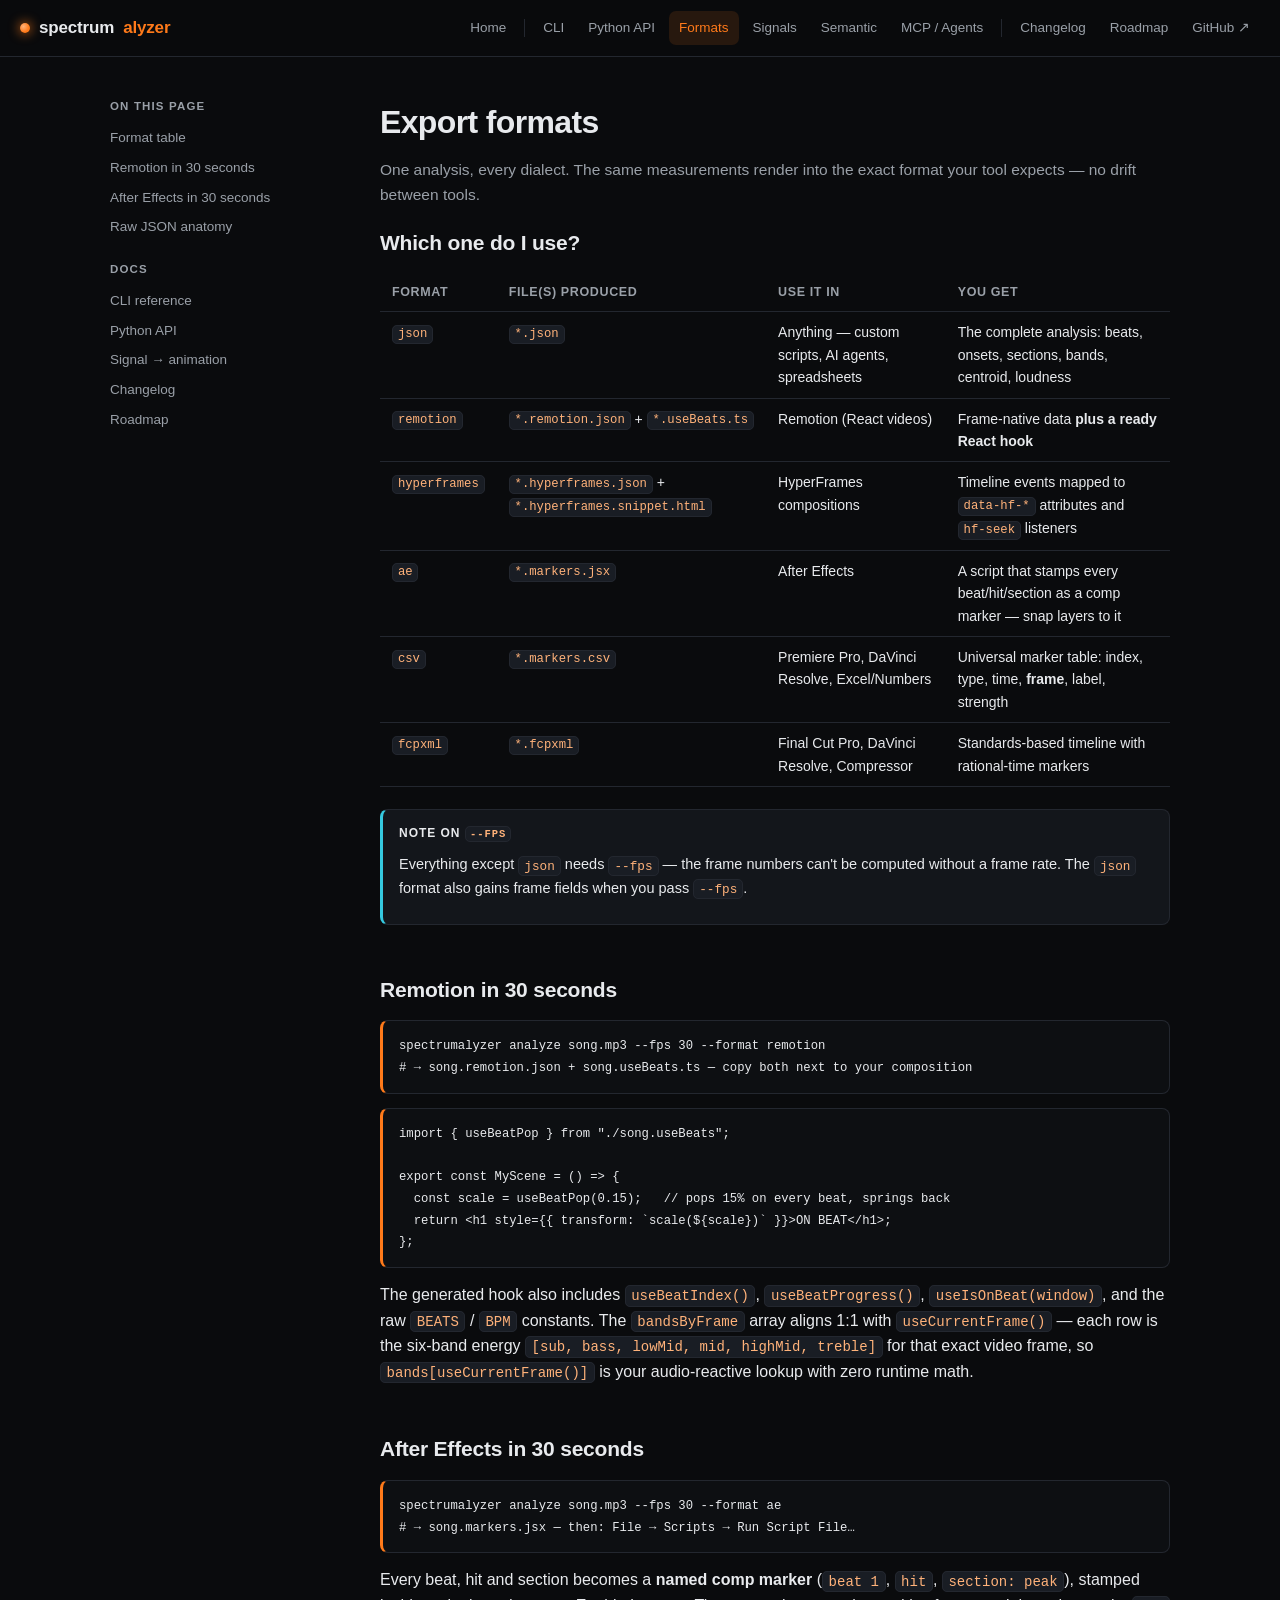
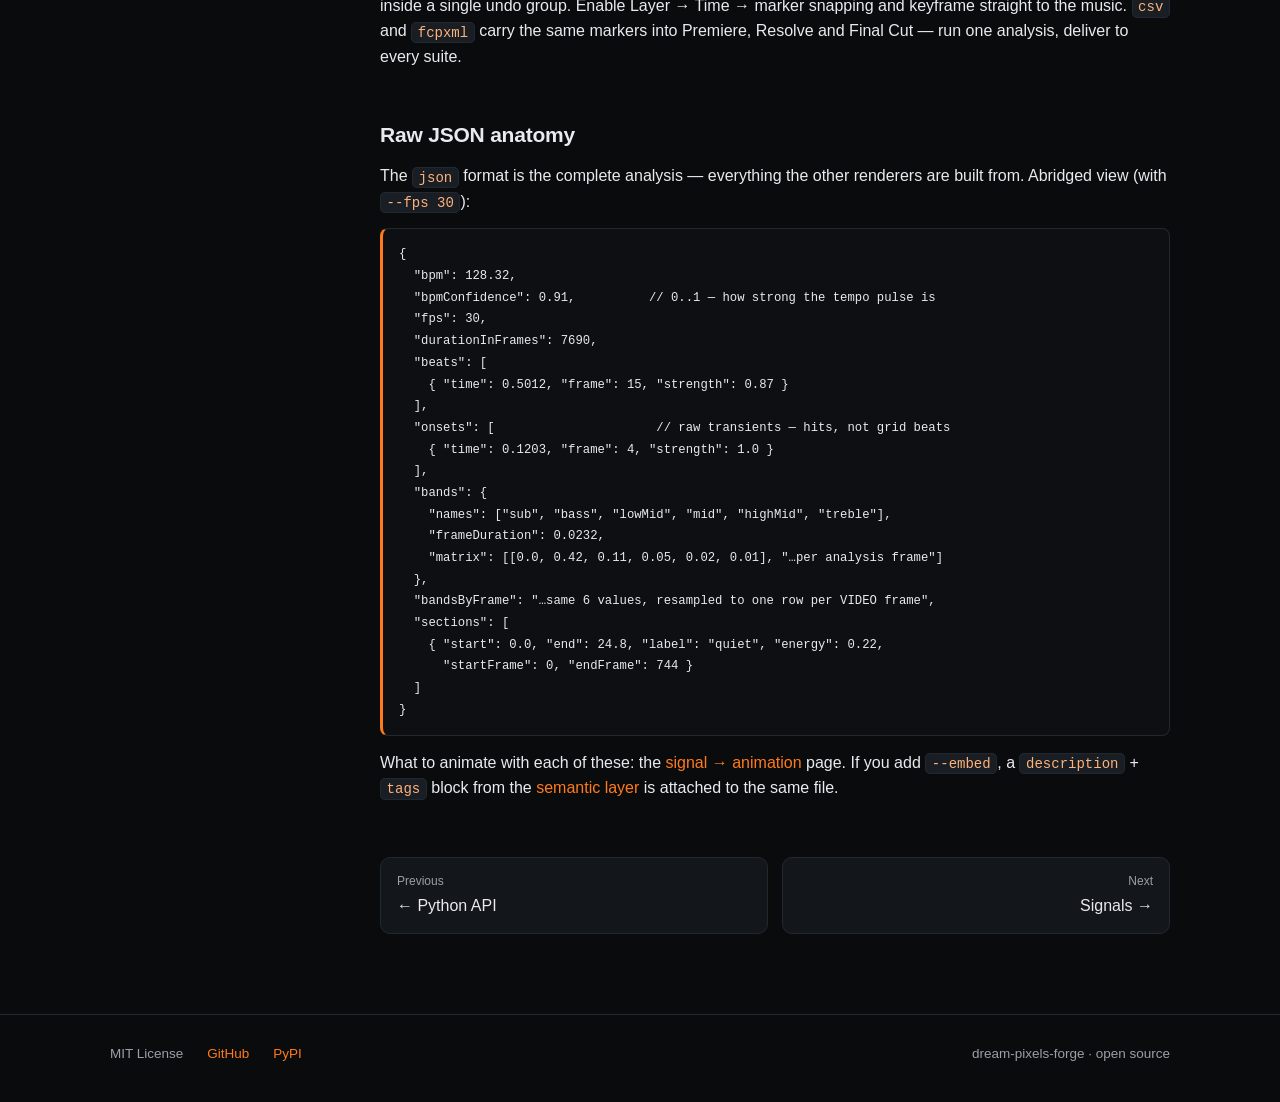
<file: docs/formats.html>
<!doctype html>
<html lang="en">
<head>
  <meta charset="utf-8">
  <meta name="viewport" content="width=device-width, initial-scale=1">
  <title>Export formats — spectrumalyzer</title>
  <meta name="description" content="The six spectrumalyzer export formats — json, remotion, hyperframes, ae, csv, fcpxml — what each produces and how to use it in your creative tool.">
  <link rel="icon" href="data:image/svg+xml,%3Csvg xmlns='http://www.w3.org/2000/svg' viewBox='0 0 32 32'%3E%3Crect width='32' height='32' rx='7' fill='%230a0b0d'/%3E%3Cpath d='M8 20c0-4 2-8 4-8s4 4 4 8-2 8-4 8-4-4-4-8zm8-6c0-2.5 1.5-5 3-5s3 2.5 3 5' stroke='%23ff7a1a' stroke-width='2.2' fill='none' stroke-linecap='round'/%3E%3C/svg%3E">
  <link rel="stylesheet" href="./site.css">
</head>
<body>

<nav class="nav">
  <div class="nav-inner">
    <a class="brand" href="./"><span class="logo-dot"></span>spectrum<b>alyzer</b></a>
    <div class="nav-links">
      <a href="./">Home</a>
      <span class="nav-sep"></span>
      <a href="./cli.html">CLI</a>
      <a href="./api.html">Python API</a>
      <a class="active" href="./formats.html">Formats</a>
      <a href="./signals.html">Signals</a>
      <a href="./semantic.html">Semantic</a>
      <a href="./mcp.html">MCP / Agents</a>
      <span class="nav-sep"></span>
      <a href="./changelog.html">Changelog</a>
      <a href="./roadmap.html">Roadmap</a>
      <a href="https://github.com/Dream-Pixels-Forge/spectrumalyzer" target="_blank" rel="noopener">GitHub&nbsp;↗</a>
    </div>
  </div>
</nav>

<main class="wrap">
  <div class="doc-layout">
    <aside class="doc-side">
      <h4>On this page</h4>
      <a href="#table">Format table</a>
      <a href="#remotion">Remotion in 30 seconds</a>
      <a href="#after-effects">After Effects in 30 seconds</a>
      <a href="#json-anatomy">Raw JSON anatomy</a>
      <h4>Docs</h4>
      <a href="./cli.html">CLI reference</a>
      <a href="./api.html">Python API</a>
      <a href="./signals.html">Signal → animation</a>
      <a href="./changelog.html">Changelog</a>
      <a href="./roadmap.html">Roadmap</a>
    </aside>

    <article class="doc-content">
      <h1>Export formats</h1>
      <p class="doc-sub">One analysis, every dialect. The same measurements render into the exact format your tool expects — no drift between tools.</p>

      <h2 id="table">Which one do I use?</h2>
      <table>
        <thead><tr><th>Format</th><th>File(s) produced</th><th>Use it in</th><th>You get</th></tr></thead>
        <tbody>
          <tr><td><code>json</code></td><td><code>*.json</code></td><td>Anything — custom scripts, AI agents, spreadsheets</td><td>The complete analysis: beats, onsets, sections, bands, centroid, loudness</td></tr>
          <tr><td><code>remotion</code></td><td><code>*.remotion.json</code> + <code>*.useBeats.ts</code></td><td>Remotion (React videos)</td><td>Frame-native data <b>plus a ready React hook</b></td></tr>
          <tr><td><code>hyperframes</code></td><td><code>*.hyperframes.json</code> + <code>*.hyperframes.snippet.html</code></td><td>HyperFrames compositions</td><td>Timeline events mapped to <code>data-hf-*</code> attributes and <code>hf-seek</code> listeners</td></tr>
          <tr><td><code>ae</code></td><td><code>*.markers.jsx</code></td><td>After Effects</td><td>A script that stamps every beat/hit/section as a comp marker — snap layers to it</td></tr>
          <tr><td><code>csv</code></td><td><code>*.markers.csv</code></td><td>Premiere Pro, DaVinci Resolve, Excel/Numbers</td><td>Universal marker table: index, type, time, <b>frame</b>, label, strength</td></tr>
          <tr><td><code>fcpxml</code></td><td><code>*.fcpxml</code></td><td>Final Cut Pro, DaVinci Resolve, Compressor</td><td>Standards-based timeline with rational-time markers</td></tr>
        </tbody>
      </table>
      <div class="callout"><div class="t">Note on <code>--fps</code></div>
      <p>Everything except <code>json</code> needs <code>--fps</code> — the frame numbers can't be computed without a frame rate. The <code>json</code> format also gains frame fields when you pass <code>--fps</code>.</p></div>

      <h2 id="remotion">Remotion in 30 seconds</h2>
      <pre><code>spectrumalyzer analyze song.mp3 --fps 30 --format remotion
# → song.remotion.json + song.useBeats.ts — copy both next to your composition</code></pre>
      <pre><code>import { useBeatPop } from "./song.useBeats";

export const MyScene = () => {
  const scale = useBeatPop(0.15);   // pops 15% on every beat, springs back
  return &lt;h1 style={{ transform: `scale(${scale})` }}&gt;ON BEAT&lt;/h1&gt;;
};</code></pre>
      <p>The generated hook also includes <code>useBeatIndex()</code>, <code>useBeatProgress()</code>, <code>useIsOnBeat(window)</code>, and the raw <code>BEATS</code> / <code>BPM</code> constants. The <code>bandsByFrame</code> array aligns 1:1 with <code>useCurrentFrame()</code> — each row is the six-band energy <code>[sub, bass, lowMid, mid, highMid, treble]</code> for that exact video frame, so <code>bands[useCurrentFrame()]</code> is your audio-reactive lookup with zero runtime math.</p>

      <h2 id="after-effects">After Effects in 30 seconds</h2>
      <pre><code>spectrumalyzer analyze song.mp3 --fps 30 --format ae
# → song.markers.jsx — then: File → Scripts → Run Script File…</code></pre>
      <p>Every beat, hit and section becomes a <b>named comp marker</b> (<code>beat 1</code>, <code>hit</code>, <code>section: peak</code>), stamped inside a single undo group. Enable Layer → Time → marker snapping and keyframe straight to the music. <code>csv</code> and <code>fcpxml</code> carry the same markers into Premiere, Resolve and Final Cut — run one analysis, deliver to every suite.</p>

      <h2 id="json-anatomy">Raw JSON anatomy</h2>
      <p>The <code>json</code> format is the complete analysis — everything the other renderers are built from. Abridged view (with <code>--fps 30</code>):</p>
      <pre><code>{
  "bpm": 128.32,
  "bpmConfidence": 0.91,          // 0..1 — how strong the tempo pulse is
  "fps": 30,
  "durationInFrames": 7690,
  "beats": [
    { "time": 0.5012, "frame": 15, "strength": 0.87 }
  ],
  "onsets": [                      // raw transients — hits, not grid beats
    { "time": 0.1203, "frame": 4, "strength": 1.0 }
  ],
  "bands": {
    "names": ["sub", "bass", "lowMid", "mid", "highMid", "treble"],
    "frameDuration": 0.0232,
    "matrix": [[0.0, 0.42, 0.11, 0.05, 0.02, 0.01], "…per analysis frame"]
  },
  "bandsByFrame": "…same 6 values, resampled to one row per VIDEO frame",
  "sections": [
    { "start": 0.0, "end": 24.8, "label": "quiet", "energy": 0.22,
      "startFrame": 0, "endFrame": 744 }
  ]
}</code></pre>
      <p>What to animate with each of these: the <a href="./signals.html">signal → animation</a> page. If you add <code>--embed</code>, a <code>description</code> + <code>tags</code> block from the <a href="./semantic.html">semantic layer</a> is attached to the same file.</p>

      <div class="pager">
        <a href="./api.html"><span class="lbl">Previous</span>← Python API</a>
        <a class="next" href="./signals.html"><span class="lbl">Next</span>Signals →</a>
      </div>
    </article>
  </div>
</main>

<footer class="footer">
  <div class="wrap">
    <span>MIT License</span>
    <a href="https://github.com/Dream-Pixels-Forge/spectrumalyzer" target="_blank" rel="noopener">GitHub</a>
    <a href="https://pypi.org/project/spectrumalyzer/" target="_blank" rel="noopener">PyPI</a>
    <span class="spacer"></span>
    <span>dream-pixels-forge · open source</span>
  </div>
</footer>

</body>
</html>
</file>
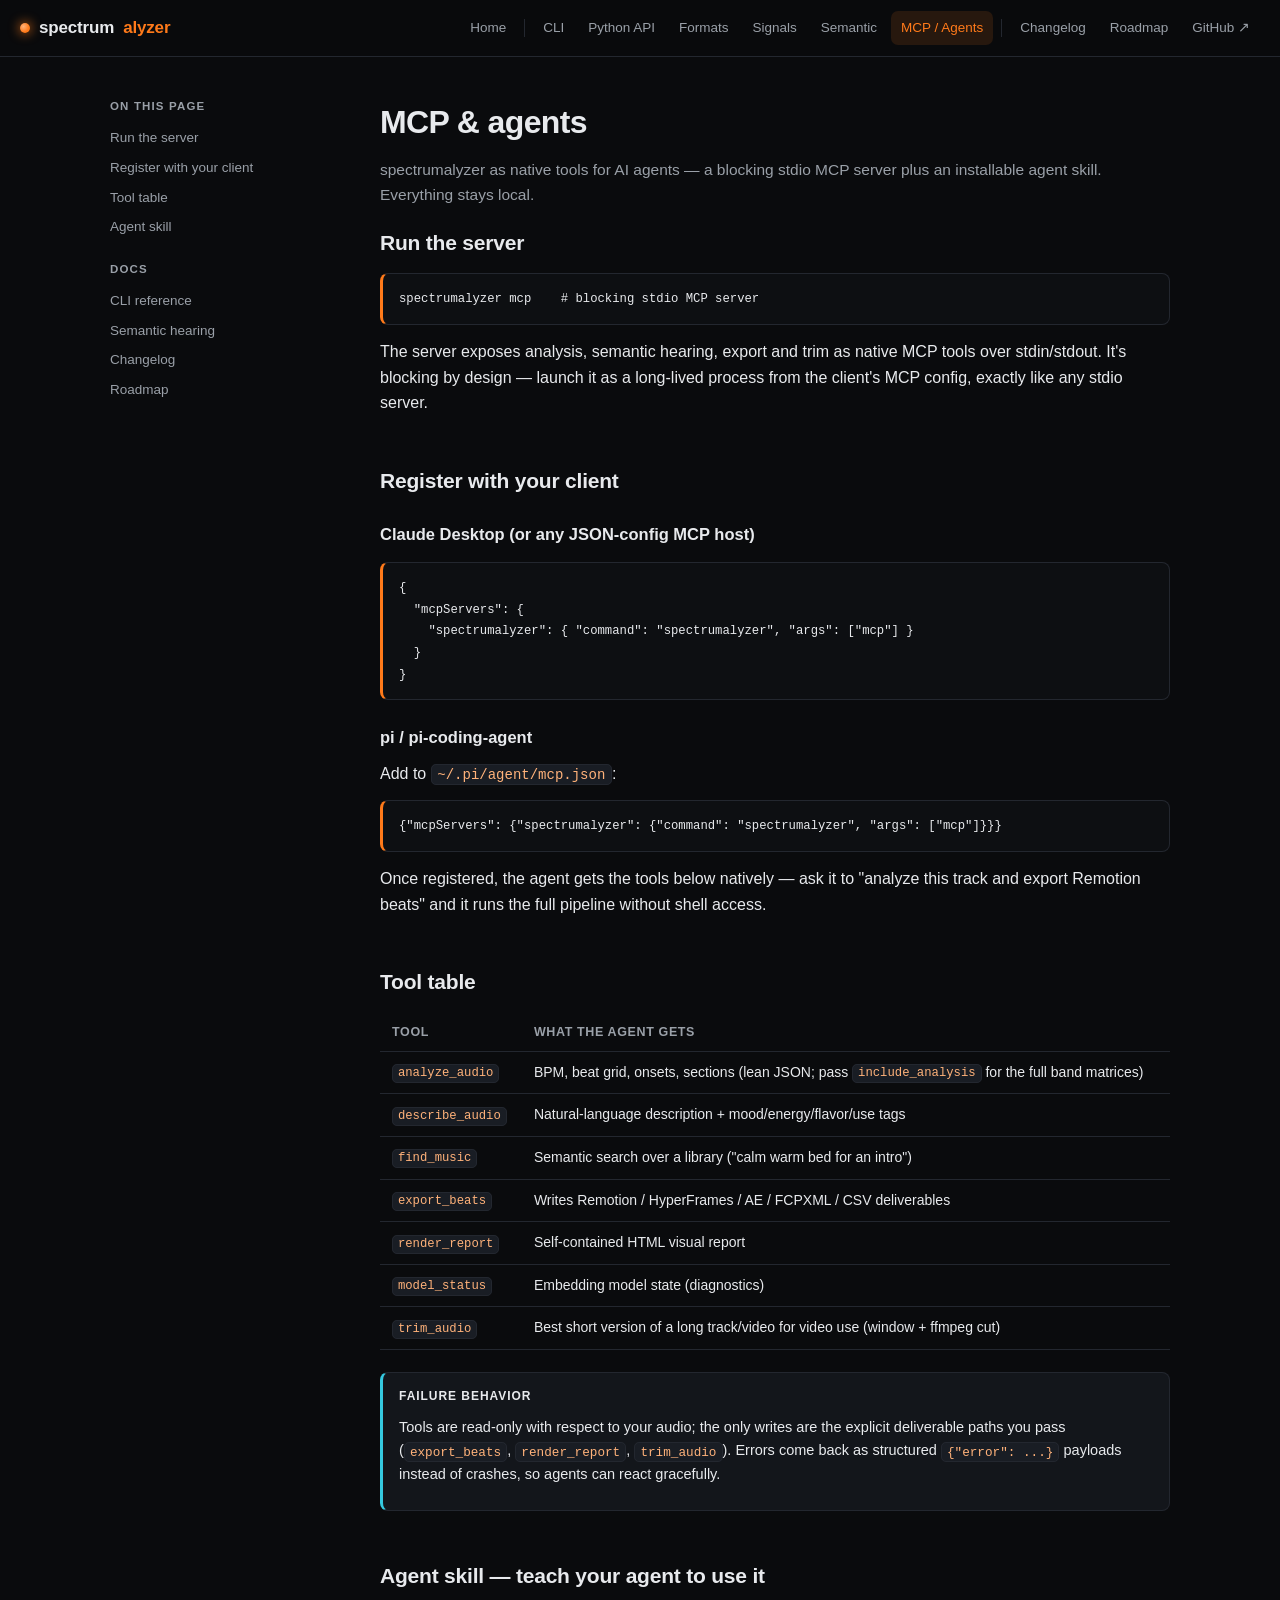
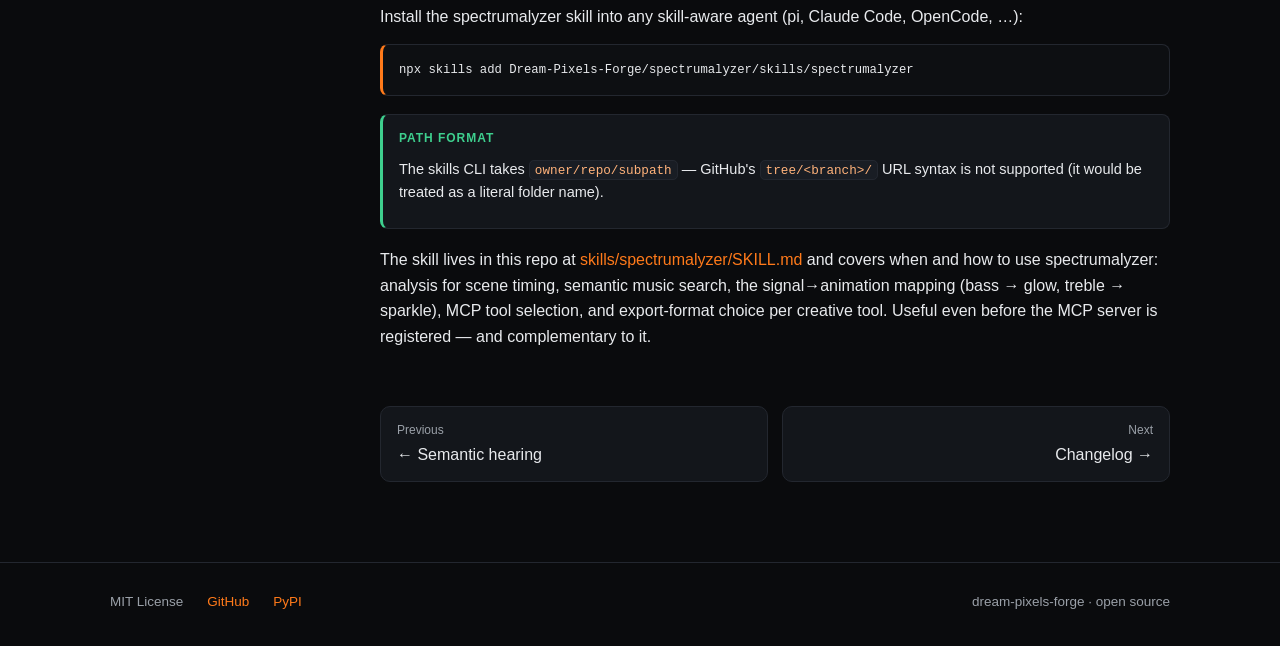
<file: docs/mcp.html>
<!doctype html>
<html lang="en">
<head>
  <meta charset="utf-8">
  <meta name="viewport" content="width=device-width, initial-scale=1">
  <title>MCP &amp; agents — spectrumalyzer</title>
  <meta name="description" content="Run spectrumalyzer as a stdio MCP server (spectrumalyzer mcp), register it with Claude Desktop or pi, use the seven native tools, and install the agent skill.">
  <link rel="icon" href="data:image/svg+xml,%3Csvg xmlns='http://www.w3.org/2000/svg' viewBox='0 0 32 32'%3E%3Crect width='32' height='32' rx='7' fill='%230a0b0d'/%3E%3Cpath d='M8 20c0-4 2-8 4-8s4 4 4 8-2 8-4 8-4-4-4-8zm8-6c0-2.5 1.5-5 3-5s3 2.5 3 5' stroke='%23ff7a1a' stroke-width='2.2' fill='none' stroke-linecap='round'/%3E%3C/svg%3E">
  <link rel="stylesheet" href="./site.css">
</head>
<body>

<nav class="nav">
  <div class="nav-inner">
    <a class="brand" href="./"><span class="logo-dot"></span>spectrum<b>alyzer</b></a>
    <div class="nav-links">
      <a href="./">Home</a>
      <span class="nav-sep"></span>
      <a href="./cli.html">CLI</a>
      <a href="./api.html">Python API</a>
      <a href="./formats.html">Formats</a>
      <a href="./signals.html">Signals</a>
      <a href="./semantic.html">Semantic</a>
      <a class="active" href="./mcp.html">MCP / Agents</a>
      <span class="nav-sep"></span>
      <a href="./changelog.html">Changelog</a>
      <a href="./roadmap.html">Roadmap</a>
      <a href="https://github.com/Dream-Pixels-Forge/spectrumalyzer" target="_blank" rel="noopener">GitHub&nbsp;↗</a>
    </div>
  </div>
</nav>

<main class="wrap">
  <div class="doc-layout">
    <aside class="doc-side">
      <h4>On this page</h4>
      <a href="#run">Run the server</a>
      <a href="#register">Register with your client</a>
      <a href="#tools">Tool table</a>
      <a href="#skill">Agent skill</a>
      <h4>Docs</h4>
      <a href="./cli.html">CLI reference</a>
      <a href="./semantic.html">Semantic hearing</a>
      <a href="./changelog.html">Changelog</a>
      <a href="./roadmap.html">Roadmap</a>
    </aside>

    <article class="doc-content">
      <h1>MCP &amp; agents</h1>
      <p class="doc-sub">spectrumalyzer as native tools for AI agents — a blocking stdio MCP server plus an installable agent skill. Everything stays local.</p>

      <h2 id="run">Run the server</h2>
      <pre><code>spectrumalyzer mcp    # blocking stdio MCP server</code></pre>
      <p>The server exposes analysis, semantic hearing, export and trim as native MCP tools over stdin/stdout. It's blocking by design — launch it as a long-lived process from the client's MCP config, exactly like any stdio server.</p>

      <h2 id="register">Register with your client</h2>
      <h3>Claude Desktop (or any JSON-config MCP host)</h3>
      <pre><code>{
  "mcpServers": {
    "spectrumalyzer": { "command": "spectrumalyzer", "args": ["mcp"] }
  }
}</code></pre>
      <h3>pi / pi-coding-agent</h3>
      <p>Add to <code>~/.pi/agent/mcp.json</code>:</p>
      <pre><code>{"mcpServers": {"spectrumalyzer": {"command": "spectrumalyzer", "args": ["mcp"]}}}</code></pre>
      <p>Once registered, the agent gets the tools below natively — ask it to "analyze this track and export Remotion beats" and it runs the full pipeline without shell access.</p>

      <h2 id="tools">Tool table</h2>
      <table>
        <thead><tr><th>Tool</th><th>What the agent gets</th></tr></thead>
        <tbody>
          <tr><td><code>analyze_audio</code></td><td>BPM, beat grid, onsets, sections (lean JSON; pass <code>include_analysis</code> for the full band matrices)</td></tr>
          <tr><td><code>describe_audio</code></td><td>Natural-language description + mood/energy/flavor/use tags</td></tr>
          <tr><td><code>find_music</code></td><td>Semantic search over a library ("calm warm bed for an intro")</td></tr>
          <tr><td><code>export_beats</code></td><td>Writes Remotion / HyperFrames / AE / FCPXML / CSV deliverables</td></tr>
          <tr><td><code>render_report</code></td><td>Self-contained HTML visual report</td></tr>
          <tr><td><code>model_status</code></td><td>Embedding model state (diagnostics)</td></tr>
          <tr><td><code>trim_audio</code></td><td>Best short version of a long track/video for video use (window + ffmpeg cut)</td></tr>
        </tbody>
      </table>
      <div class="callout"><div class="t">Failure behavior</div>
      <p>Tools are read-only with respect to your audio; the only writes are the explicit deliverable paths you pass (<code>export_beats</code>, <code>render_report</code>, <code>trim_audio</code>). Errors come back as structured <code>{"error": ...}</code> payloads instead of crashes, so agents can react gracefully.</p></div>

      <h2 id="skill">Agent skill — teach your agent to use it</h2>
      <p>Install the spectrumalyzer skill into any skill-aware agent (pi, Claude Code, OpenCode, …):</p>
      <pre><code>npx skills add Dream-Pixels-Forge/spectrumalyzer/skills/spectrumalyzer</code></pre>
      <div class="callout tip"><div class="t">Path format</div>
      <p>The skills CLI takes <code>owner/repo/subpath</code> — GitHub's <code>tree/&lt;branch&gt;/</code> URL syntax is not supported (it would be treated as a literal folder name).</p></div>
      <p>The skill lives in this repo at <a href="https://github.com/Dream-Pixels-Forge/spectrumalyzer/blob/main/skills/spectrumalyzer/SKILL.md">skills/spectrumalyzer/SKILL.md</a> and covers when and how to use spectrumalyzer: analysis for scene timing, semantic music search, the signal→animation mapping (bass → glow, treble → sparkle), MCP tool selection, and export-format choice per creative tool. Useful even before the MCP server is registered — and complementary to it.</p>

      <div class="pager">
        <a href="./semantic.html"><span class="lbl">Previous</span>← Semantic hearing</a>
        <a class="next" href="./changelog.html"><span class="lbl">Next</span>Changelog →</a>
      </div>
    </article>
  </div>
</main>

<footer class="footer">
  <div class="wrap">
    <span>MIT License</span>
    <a href="https://github.com/Dream-Pixels-Forge/spectrumalyzer" target="_blank" rel="noopener">GitHub</a>
    <a href="https://pypi.org/project/spectrumalyzer/" target="_blank" rel="noopener">PyPI</a>
    <span class="spacer"></span>
    <span>dream-pixels-forge · open source</span>
  </div>
</footer>

</body>
</html>
</file>
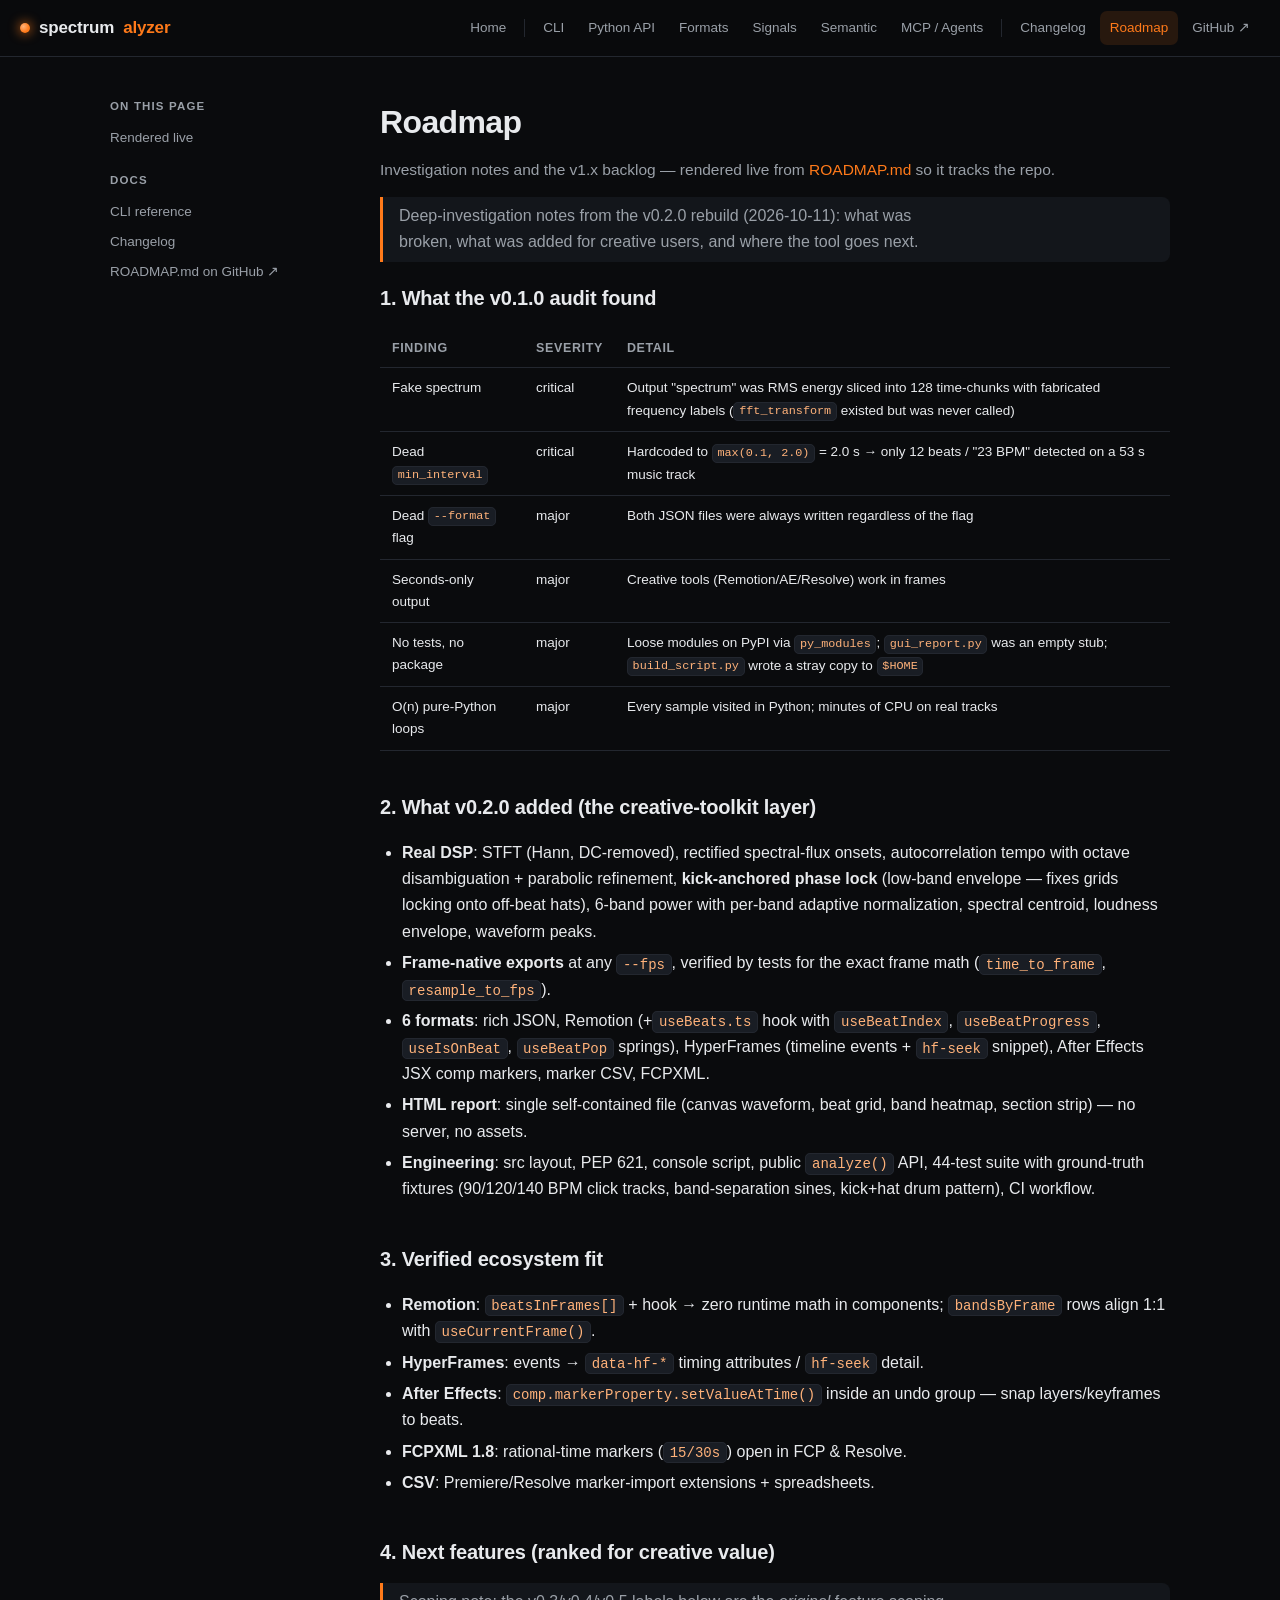
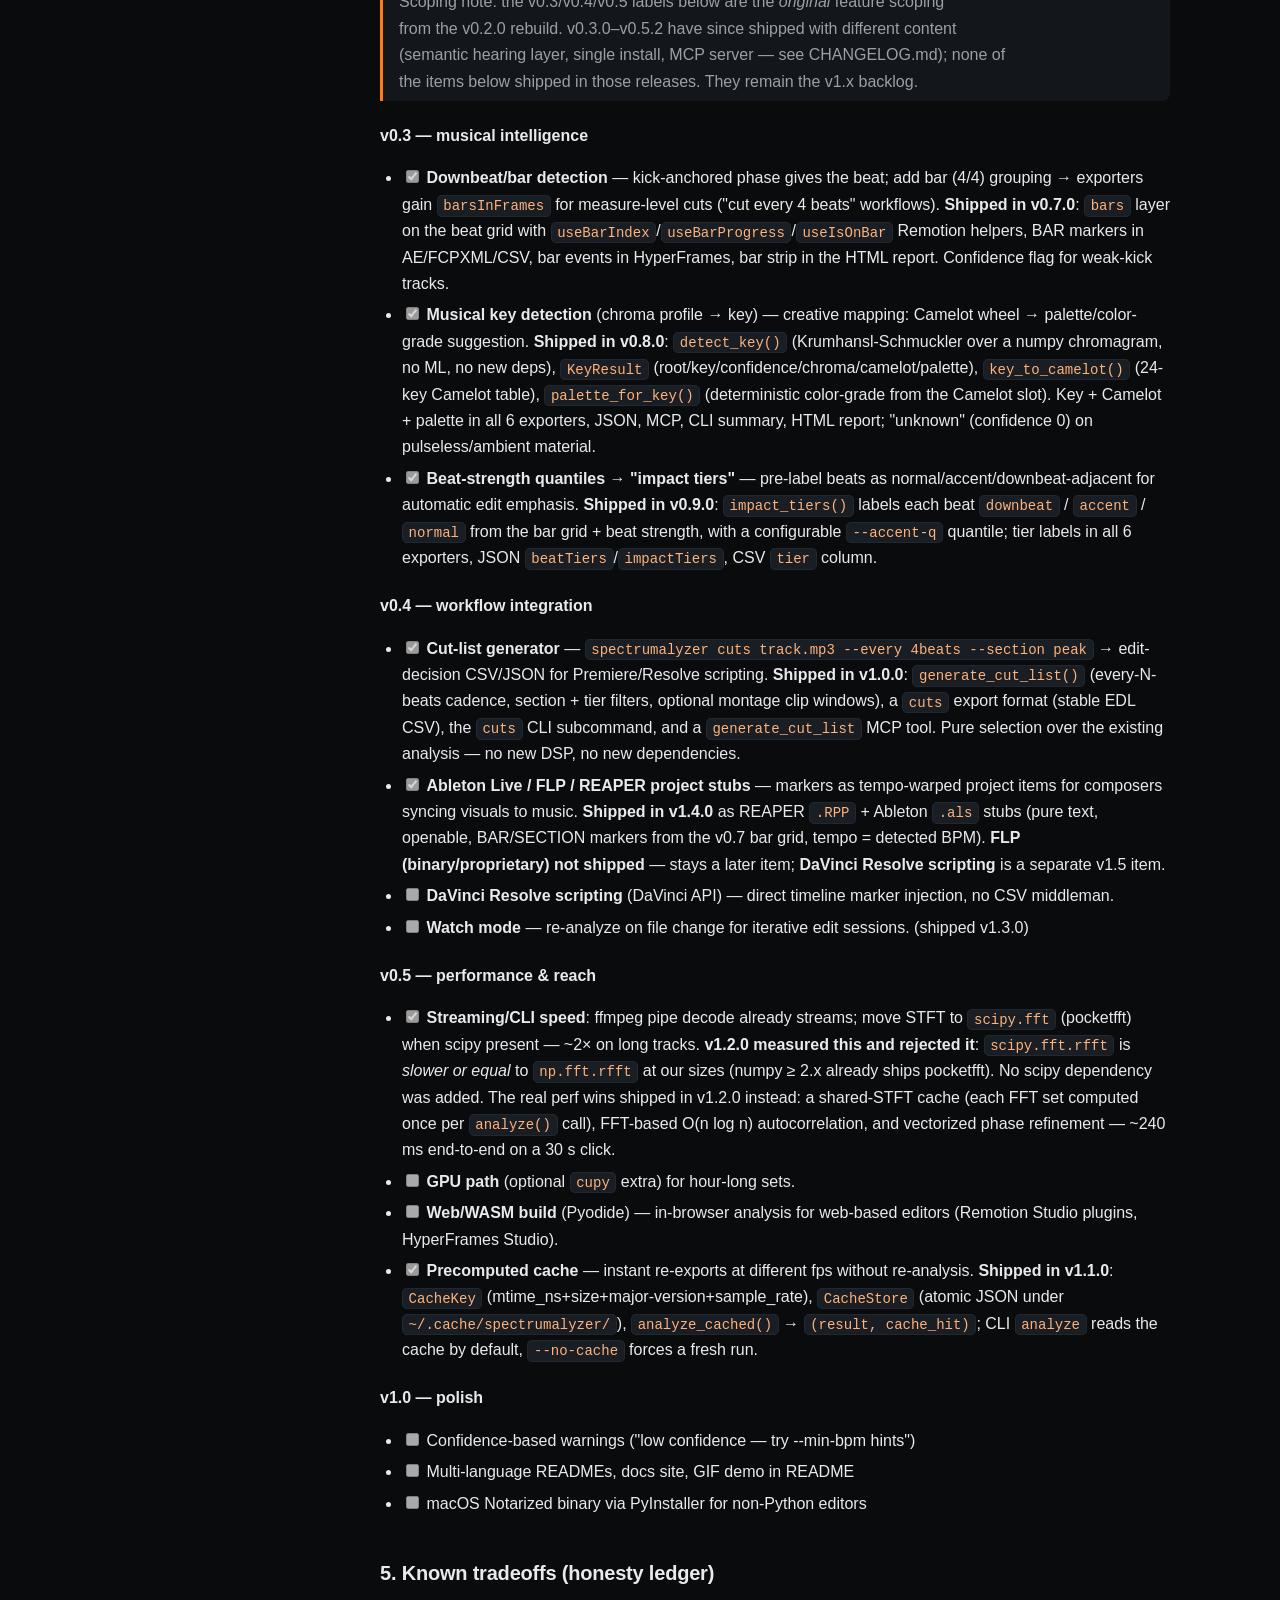
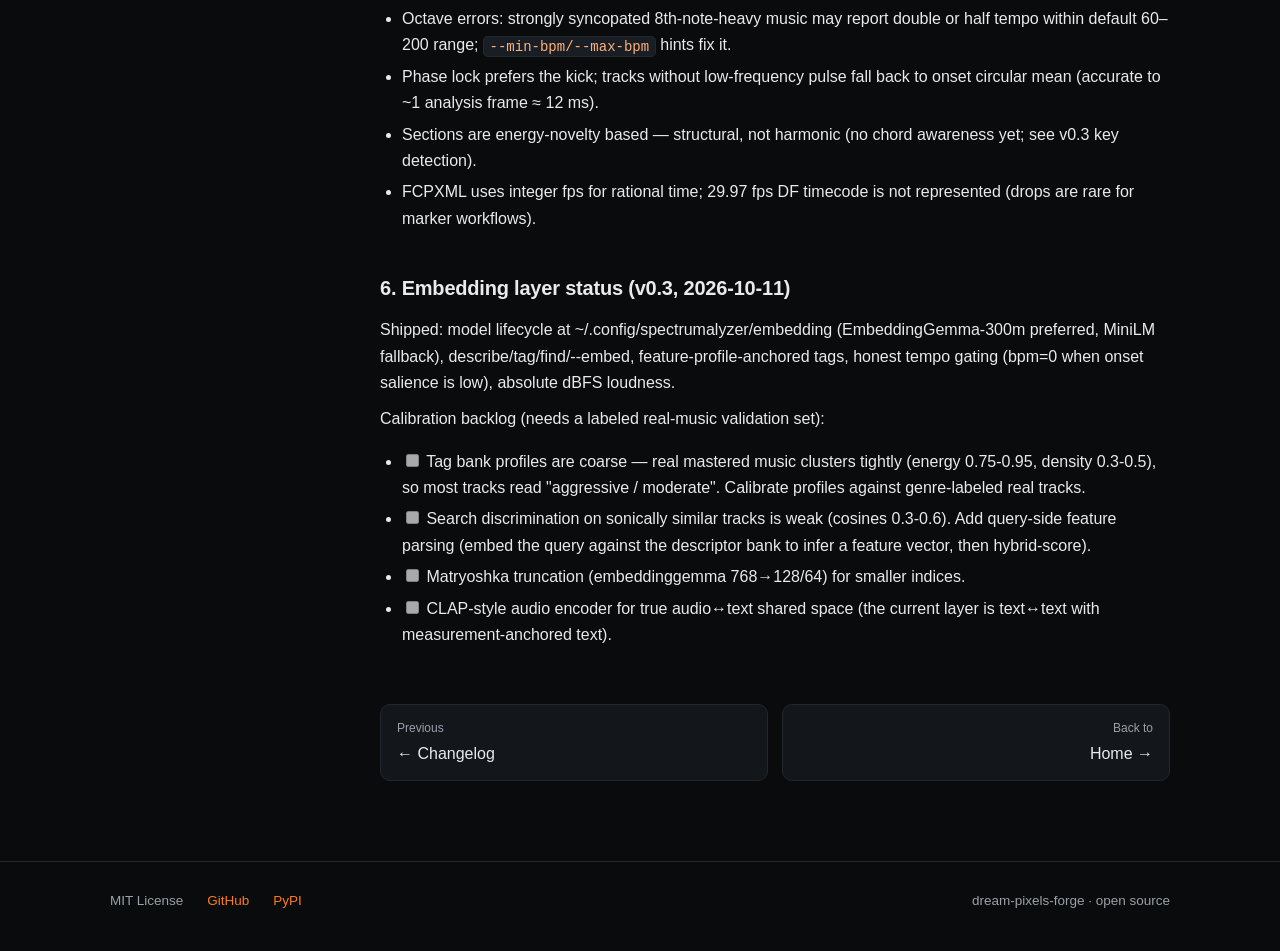
<file: docs/roadmap.html>
<!doctype html>
<html lang="en">
<head>
  <meta charset="utf-8">
  <meta name="viewport" content="width=device-width, initial-scale=1">
  <title>Roadmap — spectrumalyzer</title>
  <meta name="description" content="The spectrumalyzer roadmap: what the v0.2.0 rebuild fixed, the verified ecosystem fit, the v1.x backlog and the known tradeoffs.">
  <link rel="icon" href="data:image/svg+xml,%3Csvg xmlns='http://www.w3.org/2000/svg' viewBox='0 0 32 32'%3E%3Crect width='32' height='32' rx='7' fill='%230a0b0d'/%3E%3Cpath d='M8 20c0-4 2-8 4-8s4 4 4 8-2 8-4 8-4-4-4-8zm8-6c0-2.5 1.5-5 3-5s3 2.5 3 5' stroke='%23ff7a1a' stroke-width='2.2' fill='none' stroke-linecap='round'/%3E%3C/svg%3E">
  <link rel="stylesheet" href="./site.css">
</head>
<body>

<nav class="nav">
  <div class="nav-inner">
    <a class="brand" href="./"><span class="logo-dot"></span>spectrum<b>alyzer</b></a>
    <div class="nav-links">
      <a href="./">Home</a>
      <span class="nav-sep"></span>
      <a href="./cli.html">CLI</a>
      <a href="./api.html">Python API</a>
      <a href="./formats.html">Formats</a>
      <a href="./signals.html">Signals</a>
      <a href="./semantic.html">Semantic</a>
      <a href="./mcp.html">MCP / Agents</a>
      <span class="nav-sep"></span>
      <a href="./changelog.html">Changelog</a>
      <a class="active" href="./roadmap.html">Roadmap</a>
      <a href="https://github.com/Dream-Pixels-Forge/spectrumalyzer" target="_blank" rel="noopener">GitHub&nbsp;↗</a>
    </div>
  </div>
</nav>

<main class="wrap">
  <div class="doc-layout">
    <aside class="doc-side">
      <h4>On this page</h4>
      <a href="#roadmap">Rendered live</a>
      <h4>Docs</h4>
      <a href="./cli.html">CLI reference</a>
      <a href="./changelog.html">Changelog</a>
      <a href="https://github.com/Dream-Pixels-Forge/spectrumalyzer/blob/main/docs/ROADMAP.md" target="_blank" rel="noopener">ROADMAP.md on GitHub ↗</a>
    </aside>

    <article class="doc-content">
      <h1>Roadmap</h1>
      <p class="doc-sub" id="roadmap">Investigation notes and the v1.x backlog — rendered live from <a href="./ROADMAP.md">ROADMAP.md</a> so it tracks the repo.</p>

      <div class="md" data-src="./ROADMAP.md"></div>

      <div class="pager">
        <a href="./changelog.html"><span class="lbl">Previous</span>← Changelog</a>
        <a class="next" href="./"><span class="lbl">Back to</span>Home →</a>
      </div>
    </article>
  </div>
</main>

<footer class="footer">
  <div class="wrap">
    <span>MIT License</span>
    <a href="https://github.com/Dream-Pixels-Forge/spectrumalyzer" target="_blank" rel="noopener">GitHub</a>
    <a href="https://pypi.org/project/spectrumalyzer/" target="_blank" rel="noopener">PyPI</a>
    <span class="spacer"></span>
    <span>dream-pixels-forge · open source</span>
  </div>
</footer>

<script src="./md.js"></script>
</body>
</html>
</file>
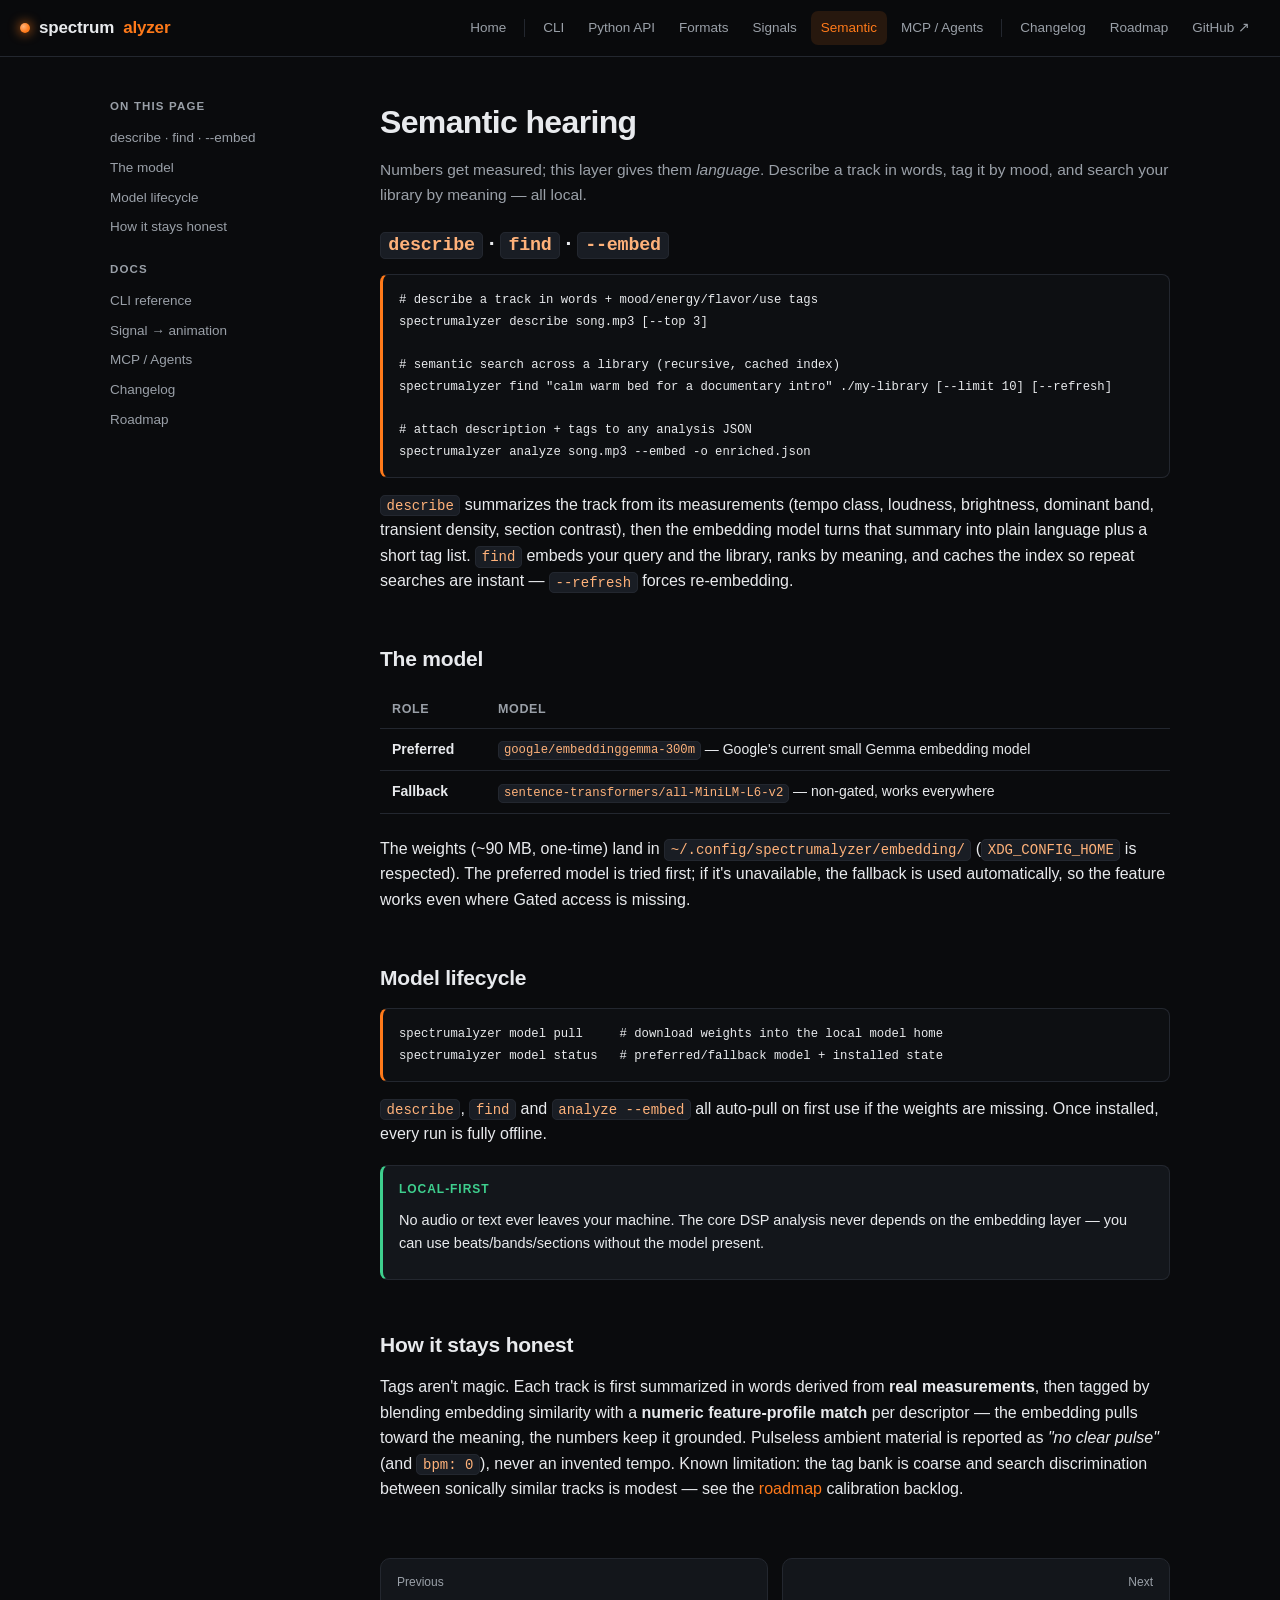
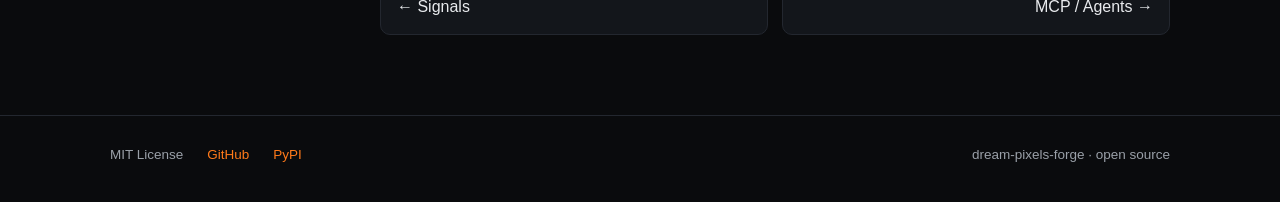
<file: docs/semantic.html>
<!doctype html>
<html lang="en">
<head>
  <meta charset="utf-8">
  <meta name="viewport" content="width=device-width, initial-scale=1">
  <title>Semantic hearing — spectrumalyzer</title>
  <meta name="description" content="spectrumalyzer's semantic layer: describe tracks in natural language, semantic-search a music library by meaning, and the local embedding model lifecycle — fully local, nothing leaves your machine.">
  <link rel="icon" href="data:image/svg+xml,%3Csvg xmlns='http://www.w3.org/2000/svg' viewBox='0 0 32 32'%3E%3Crect width='32' height='32' rx='7' fill='%230a0b0d'/%3E%3Cpath d='M8 20c0-4 2-8 4-8s4 4 4 8-2 8-4 8-4-4-4-8zm8-6c0-2.5 1.5-5 3-5s3 2.5 3 5' stroke='%23ff7a1a' stroke-width='2.2' fill='none' stroke-linecap='round'/%3E%3C/svg%3E">
  <link rel="stylesheet" href="./site.css">
</head>
<body>

<nav class="nav">
  <div class="nav-inner">
    <a class="brand" href="./"><span class="logo-dot"></span>spectrum<b>alyzer</b></a>
    <div class="nav-links">
      <a href="./">Home</a>
      <span class="nav-sep"></span>
      <a href="./cli.html">CLI</a>
      <a href="./api.html">Python API</a>
      <a href="./formats.html">Formats</a>
      <a href="./signals.html">Signals</a>
      <a class="active" href="./semantic.html">Semantic</a>
      <a href="./mcp.html">MCP / Agents</a>
      <span class="nav-sep"></span>
      <a href="./changelog.html">Changelog</a>
      <a href="./roadmap.html">Roadmap</a>
      <a href="https://github.com/Dream-Pixels-Forge/spectrumalyzer" target="_blank" rel="noopener">GitHub&nbsp;↗</a>
    </div>
  </div>
</nav>

<main class="wrap">
  <div class="doc-layout">
    <aside class="doc-side">
      <h4>On this page</h4>
      <a href="#commands">describe · find · --embed</a>
      <a href="#model">The model</a>
      <a href="#lifecycle">Model lifecycle</a>
      <a href="#honesty">How it stays honest</a>
      <h4>Docs</h4>
      <a href="./cli.html">CLI reference</a>
      <a href="./signals.html">Signal → animation</a>
      <a href="./mcp.html">MCP / Agents</a>
      <a href="./changelog.html">Changelog</a>
      <a href="./roadmap.html">Roadmap</a>
    </aside>

    <article class="doc-content">
      <h1>Semantic hearing</h1>
      <p class="doc-sub">Numbers get measured; this layer gives them <i>language</i>. Describe a track in words, tag it by mood, and search your library by meaning — all local.</p>

      <h2 id="commands"><code>describe</code> · <code>find</code> · <code>--embed</code></h2>
      <pre><code># describe a track in words + mood/energy/flavor/use tags
spectrumalyzer describe song.mp3 [--top 3]

# semantic search across a library (recursive, cached index)
spectrumalyzer find "calm warm bed for a documentary intro" ./my-library [--limit 10] [--refresh]

# attach description + tags to any analysis JSON
spectrumalyzer analyze song.mp3 --embed -o enriched.json</code></pre>
      <p><code>describe</code> summarizes the track from its measurements (tempo class, loudness, brightness, dominant band, transient density, section contrast), then the embedding model turns that summary into plain language plus a short tag list. <code>find</code> embeds your query and the library, ranks by meaning, and caches the index so repeat searches are instant — <code>--refresh</code> forces re-embedding.</p>

      <h2 id="model">The model</h2>
      <table>
        <thead><tr><th>Role</th><th>Model</th></tr></thead>
        <tbody>
          <tr><td><b>Preferred</b></td><td><code>google/embeddinggemma-300m</code> — Google's current small Gemma embedding model</td></tr>
          <tr><td><b>Fallback</b></td><td><code>sentence-transformers/all-MiniLM-L6-v2</code> — non-gated, works everywhere</td></tr>
        </tbody>
      </table>
      <p>The weights (~90 MB, one-time) land in <code>~/.config/spectrumalyzer/embedding/</code> (<code>XDG_CONFIG_HOME</code> is respected). The preferred model is tried first; if it's unavailable, the fallback is used automatically, so the feature works even where Gated access is missing.</p>

      <h2 id="lifecycle">Model lifecycle</h2>
      <pre><code>spectrumalyzer model pull     # download weights into the local model home
spectrumalyzer model status   # preferred/fallback model + installed state</code></pre>
      <p><code>describe</code>, <code>find</code> and <code>analyze --embed</code> all auto-pull on first use if the weights are missing. Once installed, every run is fully offline.</p>
      <div class="callout tip"><div class="t">Local-first</div>
      <p>No audio or text ever leaves your machine. The core DSP analysis never depends on the embedding layer — you can use beats/bands/sections without the model present.</p></div>

      <h2 id="honesty">How it stays honest</h2>
      <p>Tags aren't magic. Each track is first summarized in words derived from <b>real measurements</b>, then tagged by blending embedding similarity with a <b>numeric feature-profile match</b> per descriptor — the embedding pulls toward the meaning, the numbers keep it grounded. Pulseless ambient material is reported as <i>"no clear pulse"</i> (and <code>bpm: 0</code>), never an invented tempo. Known limitation: the tag bank is coarse and search discrimination between sonically similar tracks is modest — see the <a href="./roadmap.html">roadmap</a> calibration backlog.</p>

      <div class="pager">
        <a href="./signals.html"><span class="lbl">Previous</span>← Signals</a>
        <a class="next" href="./mcp.html"><span class="lbl">Next</span>MCP / Agents →</a>
      </div>
    </article>
  </div>
</main>

<footer class="footer">
  <div class="wrap">
    <span>MIT License</span>
    <a href="https://github.com/Dream-Pixels-Forge/spectrumalyzer" target="_blank" rel="noopener">GitHub</a>
    <a href="https://pypi.org/project/spectrumalyzer/" target="_blank" rel="noopener">PyPI</a>
    <span class="spacer"></span>
    <span>dream-pixels-forge · open source</span>
  </div>
</footer>

</body>
</html>
</file>
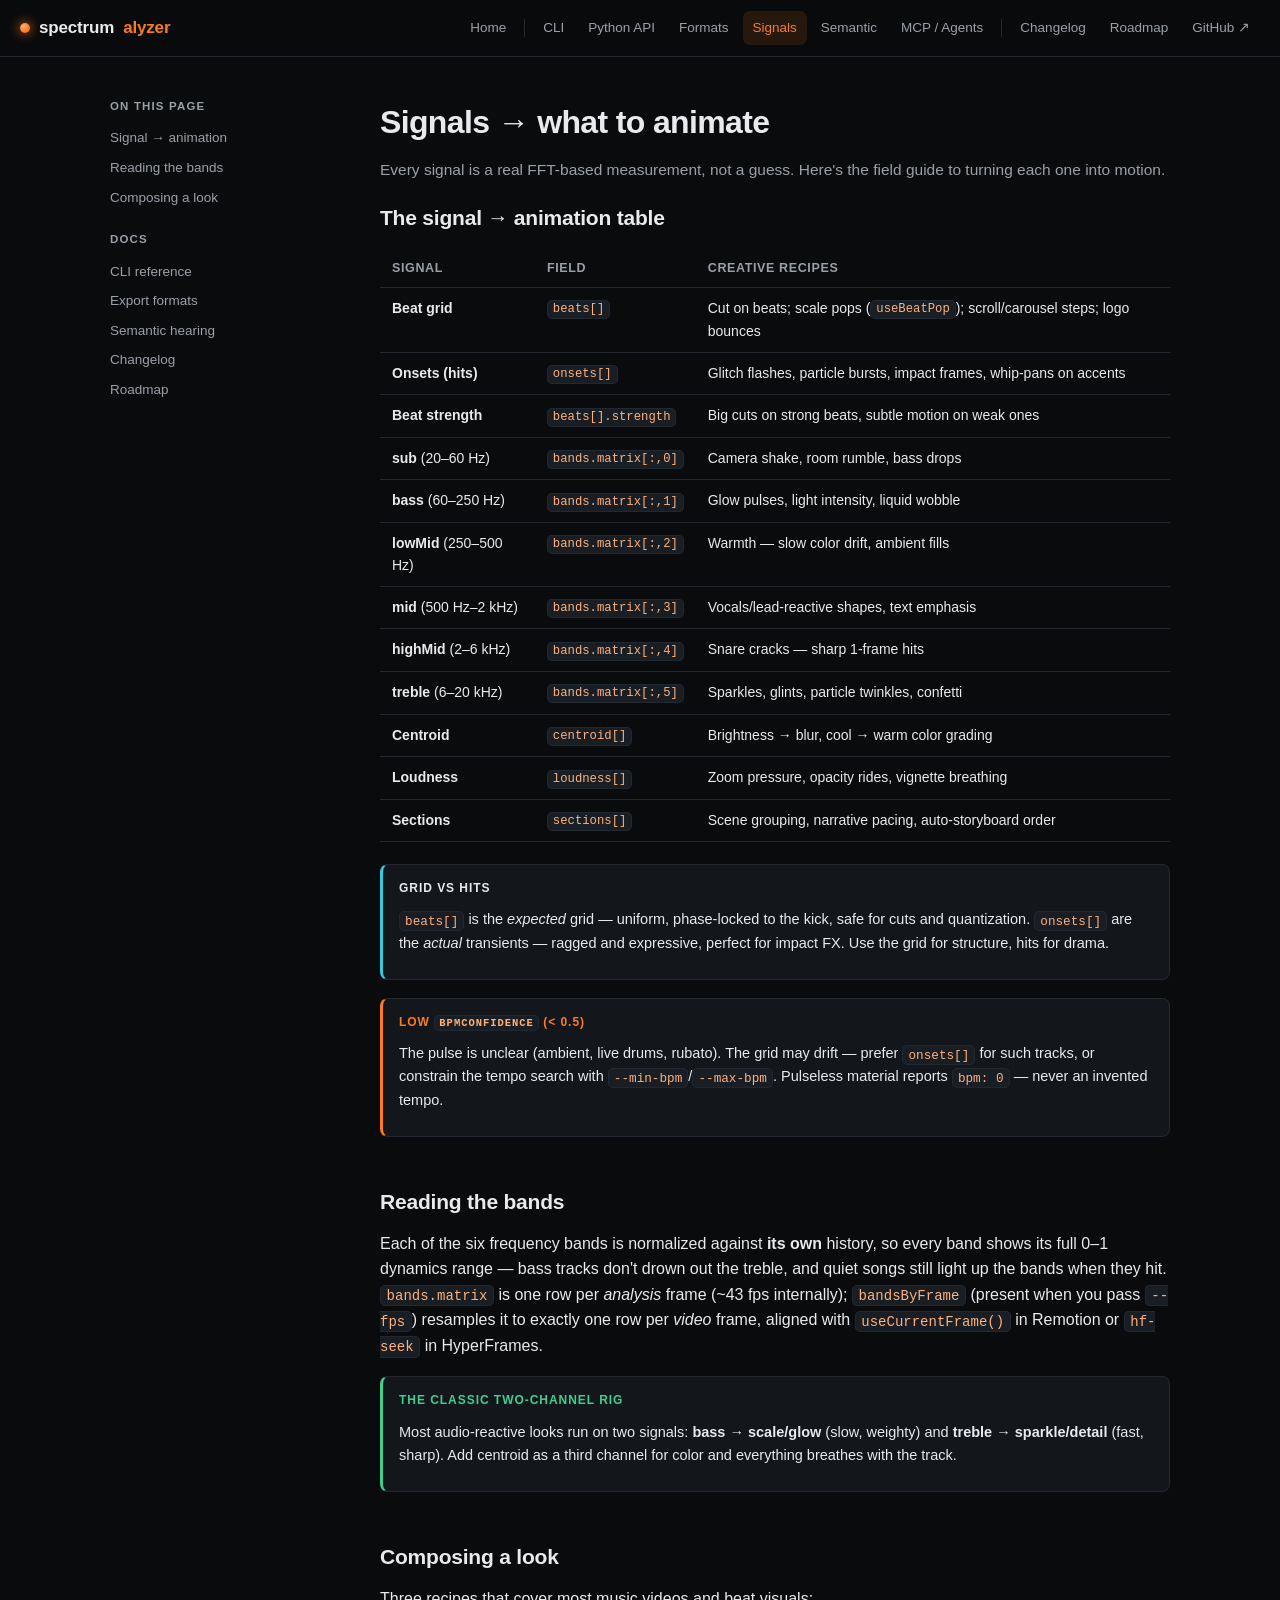
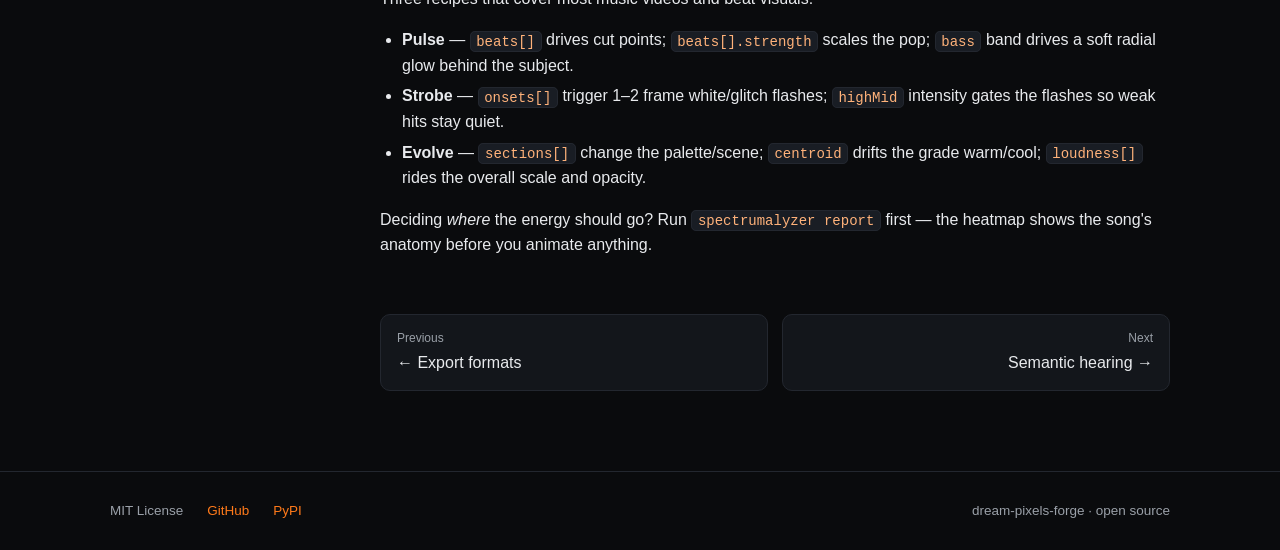
<file: docs/signals.html>
<!doctype html>
<html lang="en">
<head>
  <meta charset="utf-8">
  <meta name="viewport" content="width=device-width, initial-scale=1">
  <title>Signals — what to animate with them — spectrumalyzer</title>
  <meta name="description" content="spectrumalyzer's signals mapped to creative recipes: beat grid, onsets, frequency bands, centroid, loudness and sections — what to animate with each.">
  <link rel="icon" href="data:image/svg+xml,%3Csvg xmlns='http://www.w3.org/2000/svg' viewBox='0 0 32 32'%3E%3Crect width='32' height='32' rx='7' fill='%230a0b0d'/%3E%3Cpath d='M8 20c0-4 2-8 4-8s4 4 4 8-2 8-4 8-4-4-4-8zm8-6c0-2.5 1.5-5 3-5s3 2.5 3 5' stroke='%23ff7a1a' stroke-width='2.2' fill='none' stroke-linecap='round'/%3E%3C/svg%3E">
  <link rel="stylesheet" href="./site.css">
</head>
<body>

<nav class="nav">
  <div class="nav-inner">
    <a class="brand" href="./"><span class="logo-dot"></span>spectrum<b>alyzer</b></a>
    <div class="nav-links">
      <a href="./">Home</a>
      <span class="nav-sep"></span>
      <a href="./cli.html">CLI</a>
      <a href="./api.html">Python API</a>
      <a href="./formats.html">Formats</a>
      <a class="active" href="./signals.html">Signals</a>
      <a href="./semantic.html">Semantic</a>
      <a href="./mcp.html">MCP / Agents</a>
      <span class="nav-sep"></span>
      <a href="./changelog.html">Changelog</a>
      <a href="./roadmap.html">Roadmap</a>
      <a href="https://github.com/Dream-Pixels-Forge/spectrumalyzer" target="_blank" rel="noopener">GitHub&nbsp;↗</a>
    </div>
  </div>
</nav>

<main class="wrap">
  <div class="doc-layout">
    <aside class="doc-side">
      <h4>On this page</h4>
      <a href="#table">Signal → animation</a>
      <a href="#bands">Reading the bands</a>
      <a href="#recipes">Composing a look</a>
      <h4>Docs</h4>
      <a href="./cli.html">CLI reference</a>
      <a href="./formats.html">Export formats</a>
      <a href="./semantic.html">Semantic hearing</a>
      <a href="./changelog.html">Changelog</a>
      <a href="./roadmap.html">Roadmap</a>
    </aside>

    <article class="doc-content">
      <h1>Signals → what to animate</h1>
      <p class="doc-sub">Every signal is a real FFT-based measurement, not a guess. Here's the field guide to turning each one into motion.</p>

      <h2 id="table">The signal → animation table</h2>
      <table>
        <thead><tr><th>Signal</th><th>Field</th><th>Creative recipes</th></tr></thead>
        <tbody>
          <tr><td><b>Beat grid</b></td><td><code>beats[]</code></td><td>Cut on beats; scale pops (<code>useBeatPop</code>); scroll/carousel steps; logo bounces</td></tr>
          <tr><td><b>Onsets (hits)</b></td><td><code>onsets[]</code></td><td>Glitch flashes, particle bursts, impact frames, whip-pans on accents</td></tr>
          <tr><td><b>Beat strength</b></td><td><code>beats[].strength</code></td><td>Big cuts on strong beats, subtle motion on weak ones</td></tr>
          <tr><td><b>sub</b> (20–60 Hz)</td><td><code>bands.matrix[:,0]</code></td><td>Camera shake, room rumble, bass drops</td></tr>
          <tr><td><b>bass</b> (60–250 Hz)</td><td><code>bands.matrix[:,1]</code></td><td>Glow pulses, light intensity, liquid wobble</td></tr>
          <tr><td><b>lowMid</b> (250–500 Hz)</td><td><code>bands.matrix[:,2]</code></td><td>Warmth — slow color drift, ambient fills</td></tr>
          <tr><td><b>mid</b> (500 Hz–2 kHz)</td><td><code>bands.matrix[:,3]</code></td><td>Vocals/lead-reactive shapes, text emphasis</td></tr>
          <tr><td><b>highMid</b> (2–6 kHz)</td><td><code>bands.matrix[:,4]</code></td><td>Snare cracks — sharp 1-frame hits</td></tr>
          <tr><td><b>treble</b> (6–20 kHz)</td><td><code>bands.matrix[:,5]</code></td><td>Sparkles, glints, particle twinkles, confetti</td></tr>
          <tr><td><b>Centroid</b></td><td><code>centroid[]</code></td><td>Brightness → blur, cool → warm color grading</td></tr>
          <tr><td><b>Loudness</b></td><td><code>loudness[]</code></td><td>Zoom pressure, opacity rides, vignette breathing</td></tr>
          <tr><td><b>Sections</b></td><td><code>sections[]</code></td><td>Scene grouping, narrative pacing, auto-storyboard order</td></tr>
        </tbody>
      </table>
      <div class="callout"><div class="t">Grid vs hits</div>
      <p><code>beats[]</code> is the <i>expected</i> grid — uniform, phase-locked to the kick, safe for cuts and quantization. <code>onsets[]</code> are the <i>actual</i> transients — ragged and expressive, perfect for impact FX. Use the grid for structure, hits for drama.</p></div>
      <div class="callout warn"><div class="t">Low <code>bpmConfidence</code> (&lt; 0.5)</div>
      <p>The pulse is unclear (ambient, live drums, rubato). The grid may drift — prefer <code>onsets[]</code> for such tracks, or constrain the tempo search with <code>--min-bpm</code>/<code>--max-bpm</code>. Pulseless material reports <code>bpm: 0</code> — never an invented tempo.</p></div>

      <h2 id="bands">Reading the bands</h2>
      <p>Each of the six frequency bands is normalized against <b>its own</b> history, so every band shows its full 0–1 dynamics range — bass tracks don't drown out the treble, and quiet songs still light up the bands when they hit. <code>bands.matrix</code> is one row per <i>analysis</i> frame (~43 fps internally); <code>bandsByFrame</code> (present when you pass <code>--fps</code>) resamples it to exactly one row per <i>video</i> frame, aligned with <code>useCurrentFrame()</code> in Remotion or <code>hf-seek</code> in HyperFrames.</p>
      <div class="callout tip"><div class="t">The classic two-channel rig</div>
      <p>Most audio-reactive looks run on two signals: <b>bass → scale/glow</b> (slow, weighty) and <b>treble → sparkle/detail</b> (fast, sharp). Add centroid as a third channel for color and everything breathes with the track.</p></div>

      <h2 id="recipes">Composing a look</h2>
      <p>Three recipes that cover most music videos and beat visuals:</p>
      <ul>
        <li><b>Pulse</b> — <code>beats[]</code> drives cut points; <code>beats[].strength</code> scales the pop; <code>bass</code> band drives a soft radial glow behind the subject.</li>
        <li><b>Strobe</b> — <code>onsets[]</code> trigger 1–2 frame white/glitch flashes; <code>highMid</code> intensity gates the flashes so weak hits stay quiet.</li>
        <li><b>Evolve</b> — <code>sections[]</code> change the palette/scene; <code>centroid</code> drifts the grade warm/cool; <code>loudness[]</code> rides the overall scale and opacity.</li>
      </ul>
      <p>Deciding <i>where</i> the energy should go? Run <code>spectrumalyzer report</code> first — the heatmap shows the song's anatomy before you animate anything.</p>

      <div class="pager">
        <a href="./formats.html"><span class="lbl">Previous</span>← Export formats</a>
        <a class="next" href="./semantic.html"><span class="lbl">Next</span>Semantic hearing →</a>
      </div>
    </article>
  </div>
</main>

<footer class="footer">
  <div class="wrap">
    <span>MIT License</span>
    <a href="https://github.com/Dream-Pixels-Forge/spectrumalyzer" target="_blank" rel="noopener">GitHub</a>
    <a href="https://pypi.org/project/spectrumalyzer/" target="_blank" rel="noopener">PyPI</a>
    <span class="spacer"></span>
    <span>dream-pixels-forge · open source</span>
  </div>
</footer>

</body>
</html>
</file>
<file: docs/site.css>
/* spectrumalyzer docs site — dark theme matching the banner (black / orange / cyan) */
:root {
  --bg: #0a0b0d; --bg-2: #0e1013; --surface: #13161b; --surface-2: #191d24;
  --border: #23272f; --text: #e8eaed; --muted: #9aa0a8; --accent: #ff7a1a;
  --accent-soft: rgba(255,122,26,0.12); --cyan: #35c9e0; --violet: #a06bff; --green: #3ecf8e;
  --mono: ui-monospace, "JetBrains Mono", "SF Mono", "Cascadia Code", Menlo, Consolas, monospace;
  --sans: -apple-system, "Inter", "Segoe UI", Roboto, Helvetica, Arial, sans-serif;
  --maxw: 1100px;
}
* { box-sizing: border-box; }
html { scroll-behavior: smooth; }
body { margin:0; background: var(--bg); color: var(--text); font-family: var(--sans); font-size:16px; line-height:1.6; -webkit-font-smoothing: antialiased; }
a { color: var(--accent); text-decoration: none; }
a:hover { text-decoration: underline; }
img { max-width: 100%; }
code, pre { font-family: var(--mono); font-size: 0.875em; }
code { background: var(--surface-2); border: 1px solid var(--border); border-radius: 5px; padding: 0.12em 0.4em; color: #ffb27a; }
pre { background:#0d0f12; border:1px solid var(--border); border-left:3px solid var(--accent); border-radius:8px; padding:14px 16px; overflow-x:auto; line-height:1.55; }
pre code { background:none; border:none; padding:0; color:var(--text); }

.wrap { max-width: var(--maxw); margin:0 auto; padding:0 20px; }

.nav { position:sticky; top:0; z-index:50; background:rgba(10,11,13,0.85); backdrop-filter:blur(10px); border-bottom:1px solid var(--border); }
.nav-inner { max-width:1320px; margin:0 auto; padding:0 20px; display:flex; align-items:center; gap:18px; height:56px; }
.brand { display:flex; align-items:center; gap:9px; font-weight:700; font-size:17px; color:var(--text); letter-spacing:-0.01em; white-space:nowrap; }
.brand:hover { text-decoration:none; }
.brand .logo-dot { width:10px; height:10px; border-radius:50%; background:radial-gradient(circle at 35% 35%, #ffb27a, var(--accent) 60%); box-shadow:0 0 12px var(--accent); }
.brand b { color:var(--accent); font-weight:700; }
.nav-links { display:flex; gap:4px; margin-left:auto; overflow-x:auto; scrollbar-width:none; }
.nav-links::-webkit-scrollbar { display:none; }
.nav-links a { color:var(--muted); font-size:13.5px; font-weight:500; padding:6px 10px; border-radius:7px; white-space:nowrap; }
.nav-links a:hover { color:var(--text); text-decoration:none; background:var(--surface); }
.nav-links a.active { color:var(--accent); background:var(--accent-soft); }
.nav-sep { width:1px; align-self:stretch; margin:8px 4px; background:var(--border); }

.footer { border-top:1px solid var(--border); margin-top:80px; padding:28px 0 40px; color:var(--muted); font-size:13.5px; }
.footer .wrap { display:flex; flex-wrap:wrap; gap:10px 24px; align-items:center; }
.footer .spacer { flex:1; }

.hero { padding:56px 0 8px; }
.hero-banner { border-radius:14px; border:1px solid var(--border); overflow:hidden; box-shadow:0 24px 80px rgba(255,122,26,0.10); }
.hero-banner img { display:block; width:100%; height:auto; }
.hero-tag { padding:44px 0 8px; text-align:center; }
.hero-tag h1 { font-size:clamp(26px,4.2vw,44px); line-height:1.15; letter-spacing:-0.02em; margin:0 0 14px; }
.hero-tag h1 em { font-style:normal; color:var(--accent); }
.hero-tag p { color:var(--muted); font-size:17px; max-width:640px; margin:0 auto 26px; }
.cta-row { display:flex; gap:12px; justify-content:center; flex-wrap:wrap; }
.btn { display:inline-flex; align-items:center; gap:8px; padding:11px 20px; border-radius:9px; font-weight:600; font-size:14.5px; border:1px solid var(--border); color:var(--text); background:var(--surface); }
.btn:hover { text-decoration:none; border-color:var(--muted); }
.btn.primary { background:var(--accent); border-color:var(--accent); color:#0a0b0d; }
.btn.primary:hover { filter:brightness(1.08); }
.bands-row { display:flex; flex-wrap:wrap; justify-content:center; gap:8px; margin-top:30px; }
.badge { display:inline-flex; align-items:center; gap:7px; background:var(--surface); border:1px solid var(--border); color:var(--muted); border-radius:999px; padding:6px 13px; font-size:13px; font-weight:500; }

section.block { padding:56px 0 0; }
h2.sec { font-size:26px; letter-spacing:-0.01em; margin:0 0 6px; }
p.sec-sub { color:var(--muted); margin:0 0 26px; font-size:15.5px; }

.install-strip { background:#0d0f12; border:1px solid var(--border); border-radius:12px; padding:16px 18px; display:flex; flex-wrap:wrap; align-items:center; gap:12px; }
.install-strip pre { margin:0; flex:1; min-width:240px; border-left:none; padding:8px 12px; background:var(--surface-2); }
.install-strip .hint { color:var(--muted); font-size:13px; }
.quickstart { display:grid; gap:14px; margin-top:22px; }
.qs-step { display:grid; grid-template-columns:34px 1fr; gap:12px; align-items:start; }
.qs-num { width:30px; height:30px; border-radius:8px; background:var(--accent-soft); border:1px solid rgba(255,122,26,0.35); color:var(--accent); font-weight:700; display:flex; align-items:center; justify-content:center; font-size:14px; }
.qs-step p { margin:0 0 6px; color:var(--muted); font-size:14.5px; }

.grid-3 { display:grid; grid-template-columns:repeat(3,1fr); gap:14px; }
.card { background:var(--surface); border:1px solid var(--border); border-radius:12px; padding:20px; }
.card:hover { border-color:#3a4150; }
.card .ico { width:38px; height:38px; border-radius:9px; display:flex; align-items:center; justify-content:center; margin-bottom:12px; font-size:18px; }
.card .ico.o { background:var(--accent-soft); color:var(--accent); }
.card .ico.c { background:rgba(53,201,224,0.12); color:var(--cyan); }
.card .ico.v { background:rgba(160,107,255,0.12); color:var(--violet); }
.card h3 { margin:0 0 6px; font-size:15.5px; }
.card p { margin:0; color:var(--muted); font-size:13.5px; line-height:1.55; }

.pipeline { display:grid; grid-template-columns:repeat(4,1fr); gap:10px; counter-reset:stage; }
.stage { position:relative; background:var(--surface); border:1px solid var(--border); border-radius:12px; padding:18px 16px 16px; }
.stage::before { counter-increment:stage; content:"0" counter(stage); font-family:var(--mono); font-size:12px; color:var(--accent); letter-spacing:0.08em; }
.stage h3 { margin:8px 0 6px; font-size:15px; }
.stage p { margin:0; color:var(--muted); font-size:13px; line-height:1.5; }

.chips { display:flex; flex-wrap:wrap; gap:8px; }
.chip { background:var(--surface); border:1px solid var(--border); border-radius:999px; padding:7px 14px; font-size:13.5px; font-weight:500; }
.chip b { color:var(--accent); font-weight:600; }

.doc-layout { display:grid; grid-template-columns:230px 1fr; gap:40px; padding:40px 0 0; max-width:1200px; }
.doc-side { position:sticky; top:76px; align-self:start; height:fit-content; }
.doc-side h4 { font-size:11.5px; text-transform:uppercase; letter-spacing:0.1em; color:var(--muted); margin:18px 0 8px; }
.doc-side h4:first-child { margin-top:0; }
.doc-side a { display:block; color:var(--muted); font-size:13.5px; padding:4px 0; }
.doc-side a:hover { color:var(--text); text-decoration:none; }
.doc-side a.active { color:var(--accent); }
.doc-content { min-width:0; }
.doc-content h1 { font-size:32px; letter-spacing:-0.02em; margin:0 0 4px; }
.doc-sub { color:var(--muted); font-size:15.5px; margin:0 0 30px; }
.doc-content h2 { font-size:21px; margin:40px 0 12px; padding-top:8px; letter-spacing:-0.01em; }
.doc-content h2:first-of-type { margin-top:0; }
.doc-content h3 { font-size:16.5px; margin:24px 0 8px; }
.doc-content p { margin:10px 0; }
.doc-content ul, .doc-content ol { padding-left:22px; }
.doc-content li { margin:5px 0; }

table { width:100%; border-collapse:collapse; margin:14px 0 22px; font-size:14px; }
th, td { text-align:left; padding:9px 12px; border-bottom:1px solid var(--border); vertical-align:top; }
th { color:var(--muted); font-size:12.5px; text-transform:uppercase; letter-spacing:0.05em; font-weight:600; }
td code { white-space:nowrap; }

.callout { background:var(--surface); border:1px solid var(--border); border-left:3px solid var(--cyan); border-radius:8px; padding:14px 16px; margin:18px 0; font-size:14.5px; }
.callout.tip { border-left-color:var(--green); }
.callout.warn { border-left-color:var(--accent); }
.callout .t { font-weight:700; font-size:12px; text-transform:uppercase; letter-spacing:0.08em; margin-bottom:4px; }
.callout.tip .t { color:var(--green); }
.callout.warn .t { color:var(--accent); }

.pager { display:grid; grid-template-columns:1fr 1fr; gap:14px; margin-top:56px; }
.pager a { background:var(--surface); border:1px solid var(--border); border-radius:10px; padding:14px 16px; color:var(--text); }
.pager a:hover { text-decoration:none; border-color:#3a4150; }
.pager a.next { text-align:right; }
.pager .lbl { display:block; color:var(--muted); font-size:12px; margin-bottom:2px; }

.md { line-height:1.65; }
.md h1 { font-size:30px; margin-bottom:8px; }
.md h2 { font-size:20px; margin-top:34px; padding-top:6px; }
.md h3 { font-size:16px; margin-top:22px; }
.md table { font-size:13.5px; }
.md blockquote { border-left:3px solid var(--accent); margin:14px 0; padding:6px 16px; color:var(--muted); background:var(--surface); border-radius:0 8px 8px 0; }
.md hr { border:none; border-top:1px solid var(--border); margin:30px 0; }
.md-loading { color:var(--muted); padding:40px 0; text-align:center; }

@media (max-width:900px) {
  .grid-3 { grid-template-columns:1fr 1fr; }
  .pipeline { grid-template-columns:1fr 1fr; }
  .doc-layout { grid-template-columns:1fr; gap:0; }
  .doc-side { position:static; display:flex; flex-wrap:wrap; gap:6px; margin-bottom:26px; }
  .doc-side h4 { width:100%; margin:8px 0 2px; }
  .doc-side a { padding:2px 6px; }
  .pager { grid-template-columns:1fr; }
}
@media (max-width:600px) {
  .grid-3 { grid-template-columns:1fr; }
  .pipeline { grid-template-columns:1fr; }
}
</file>
